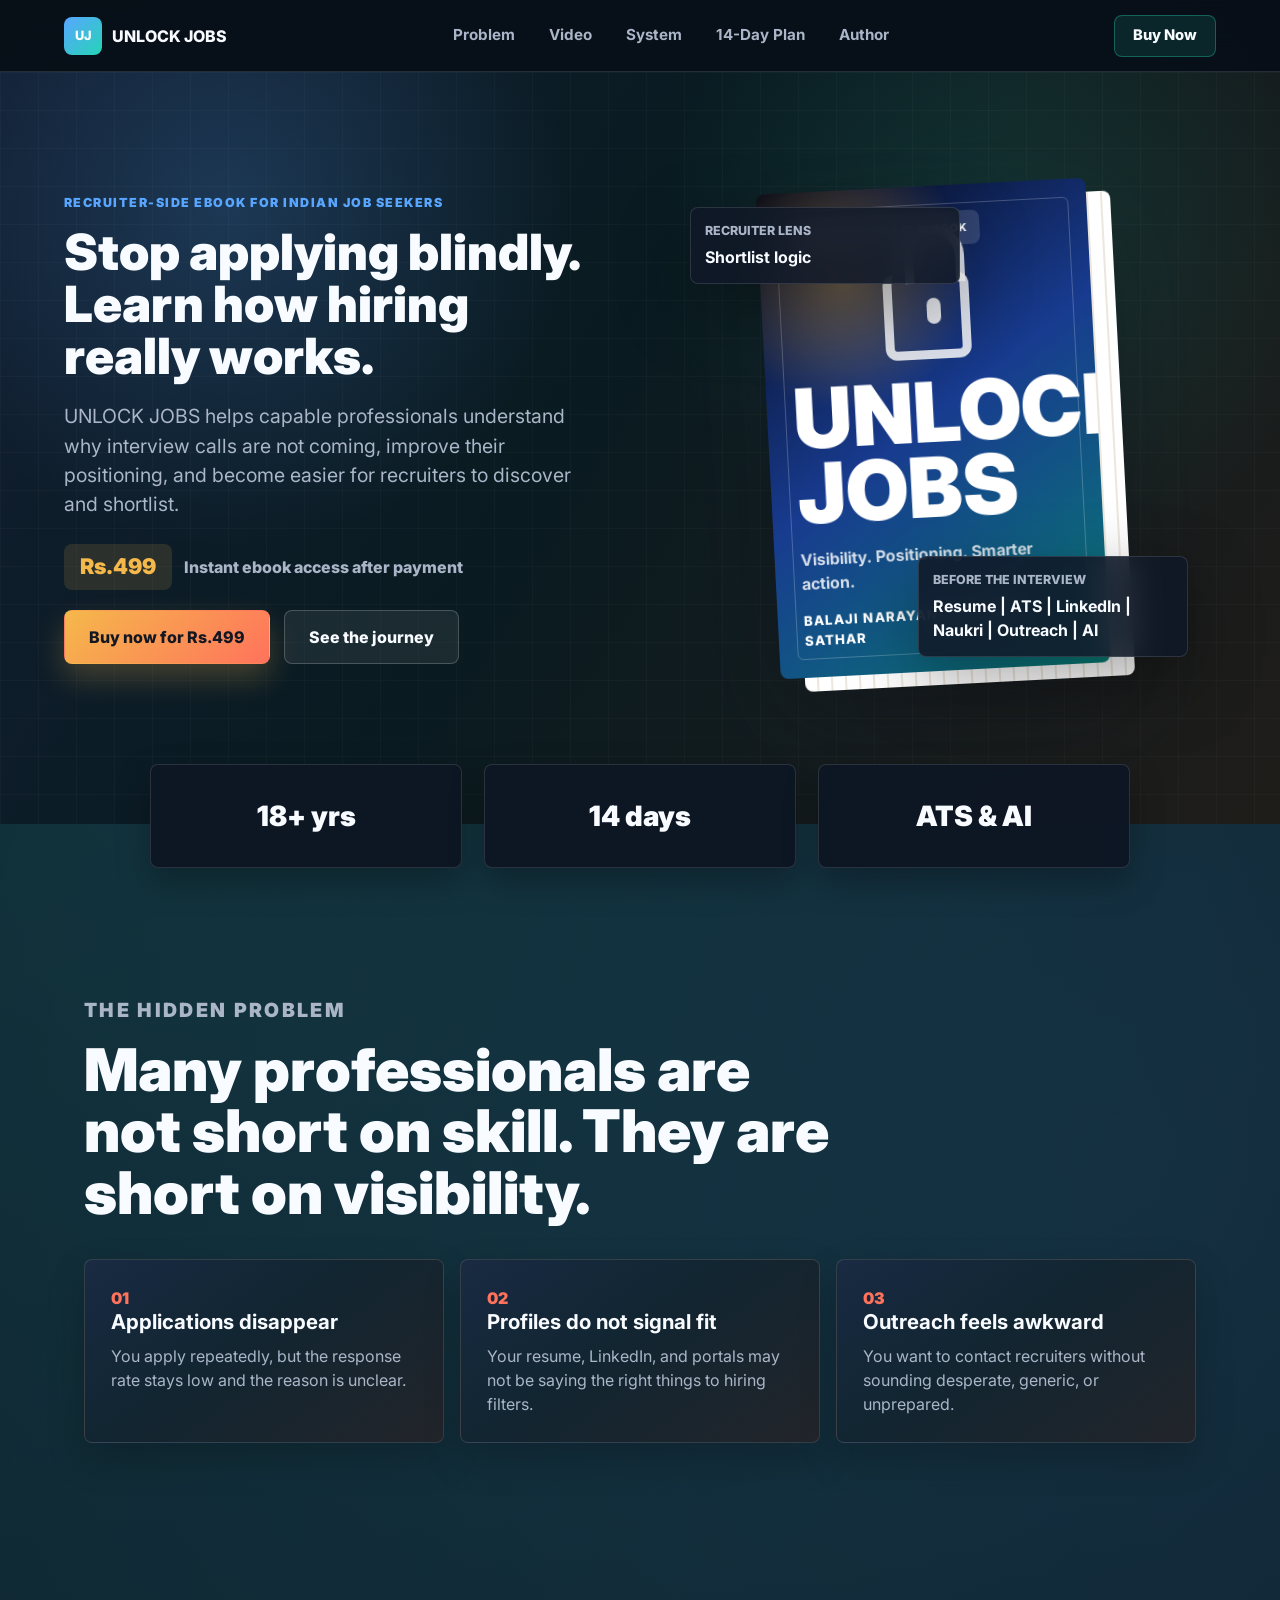
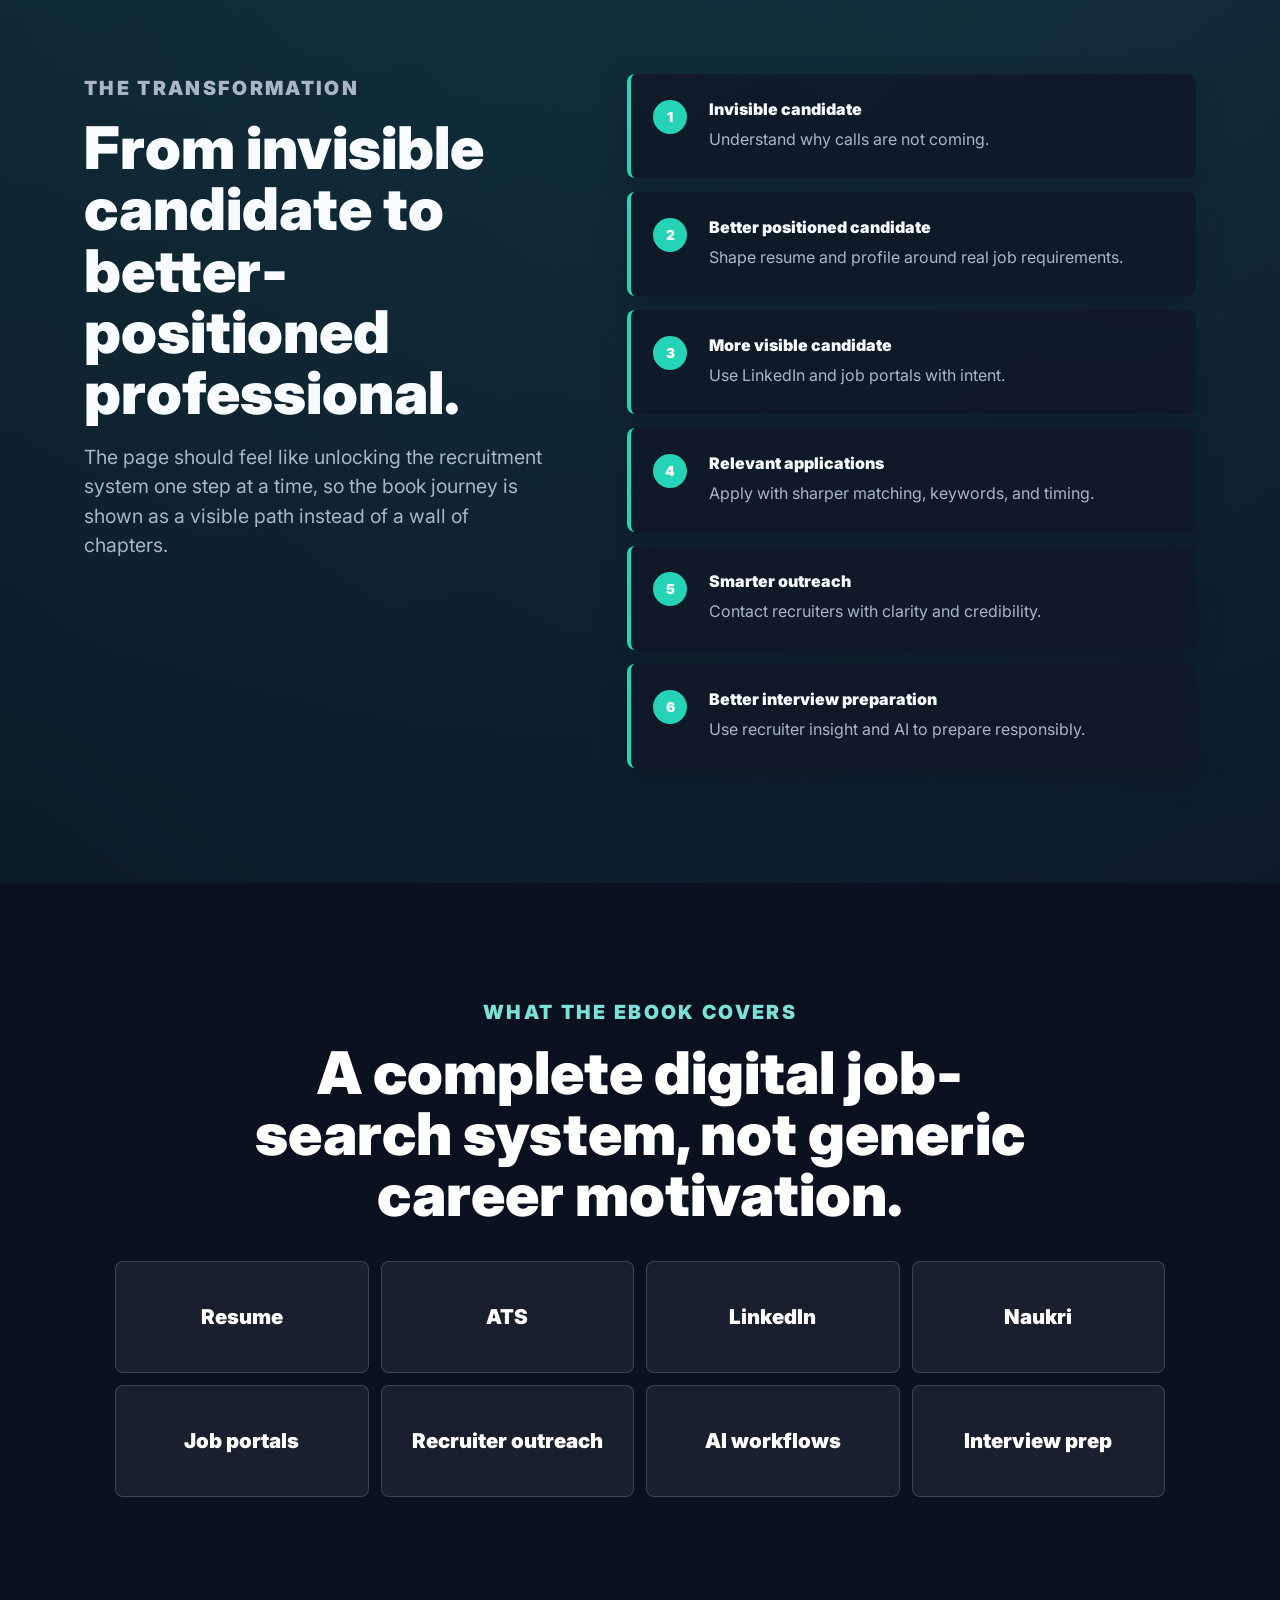
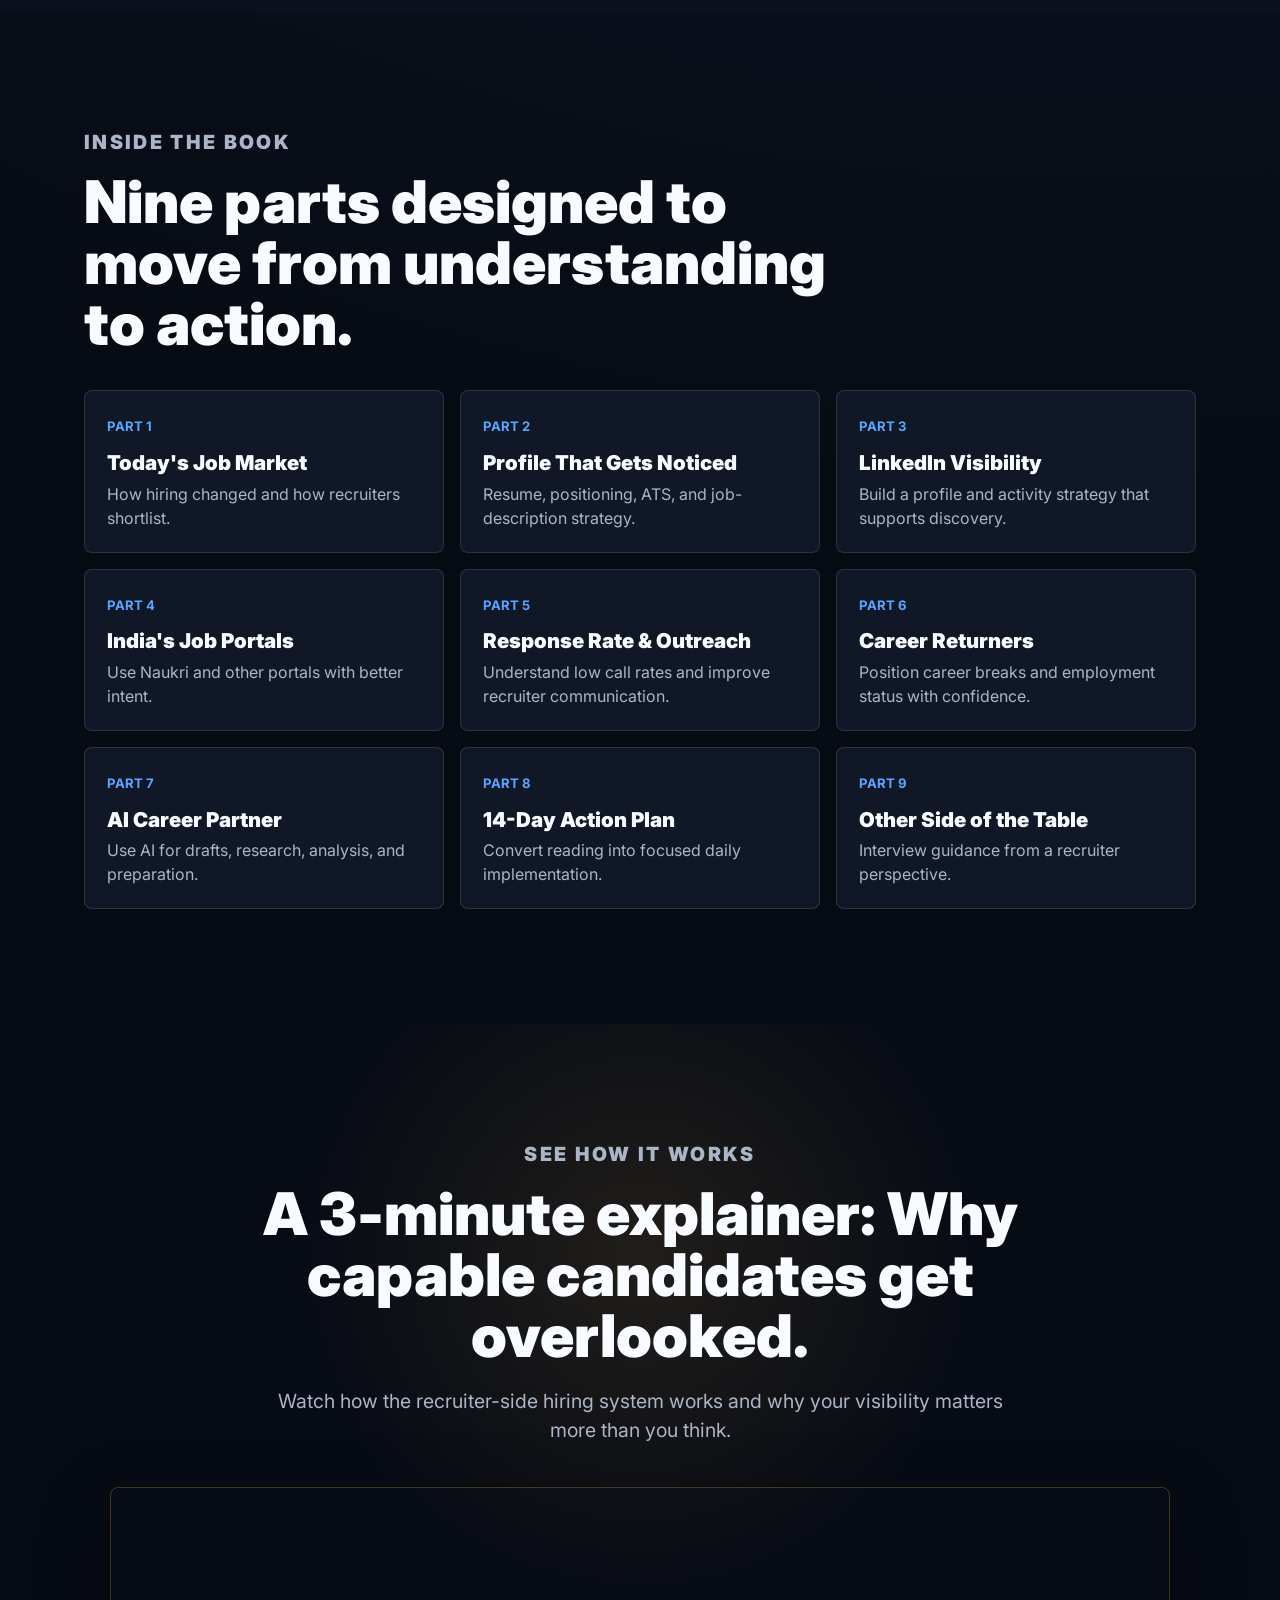
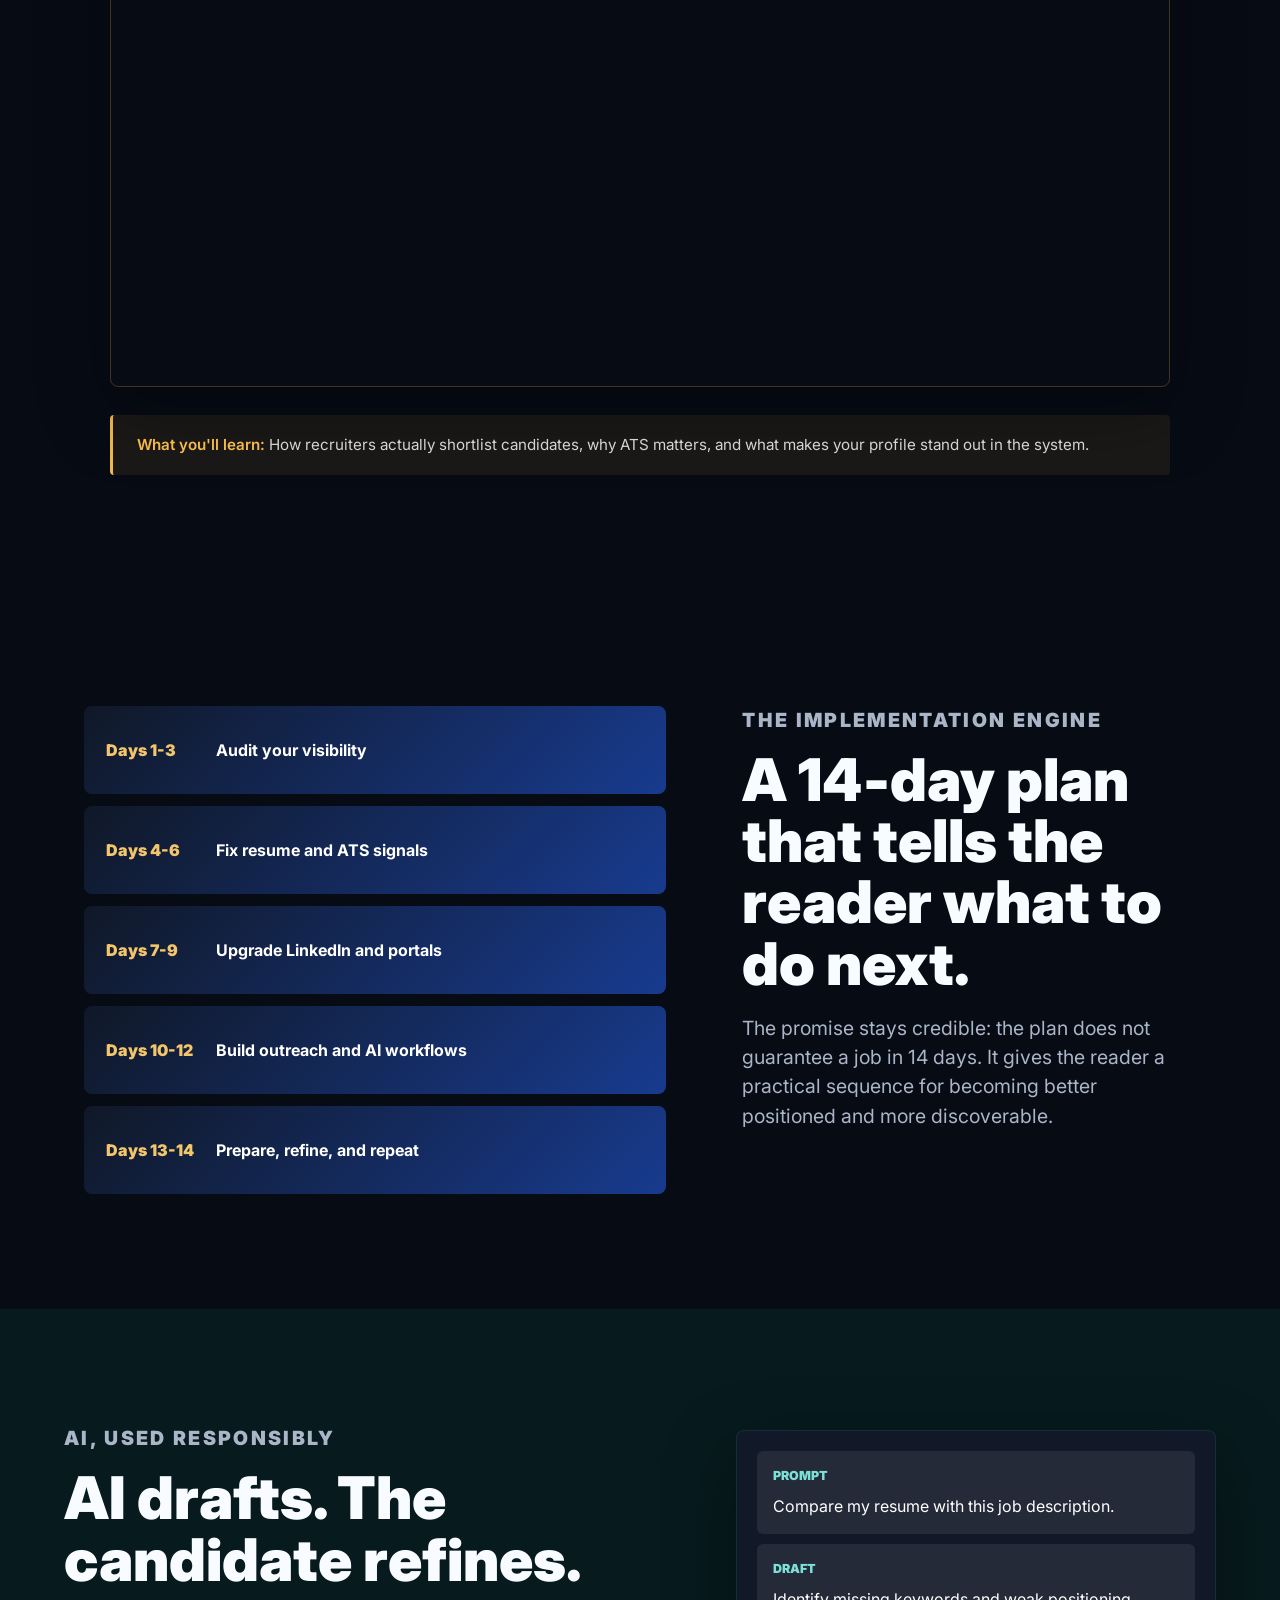
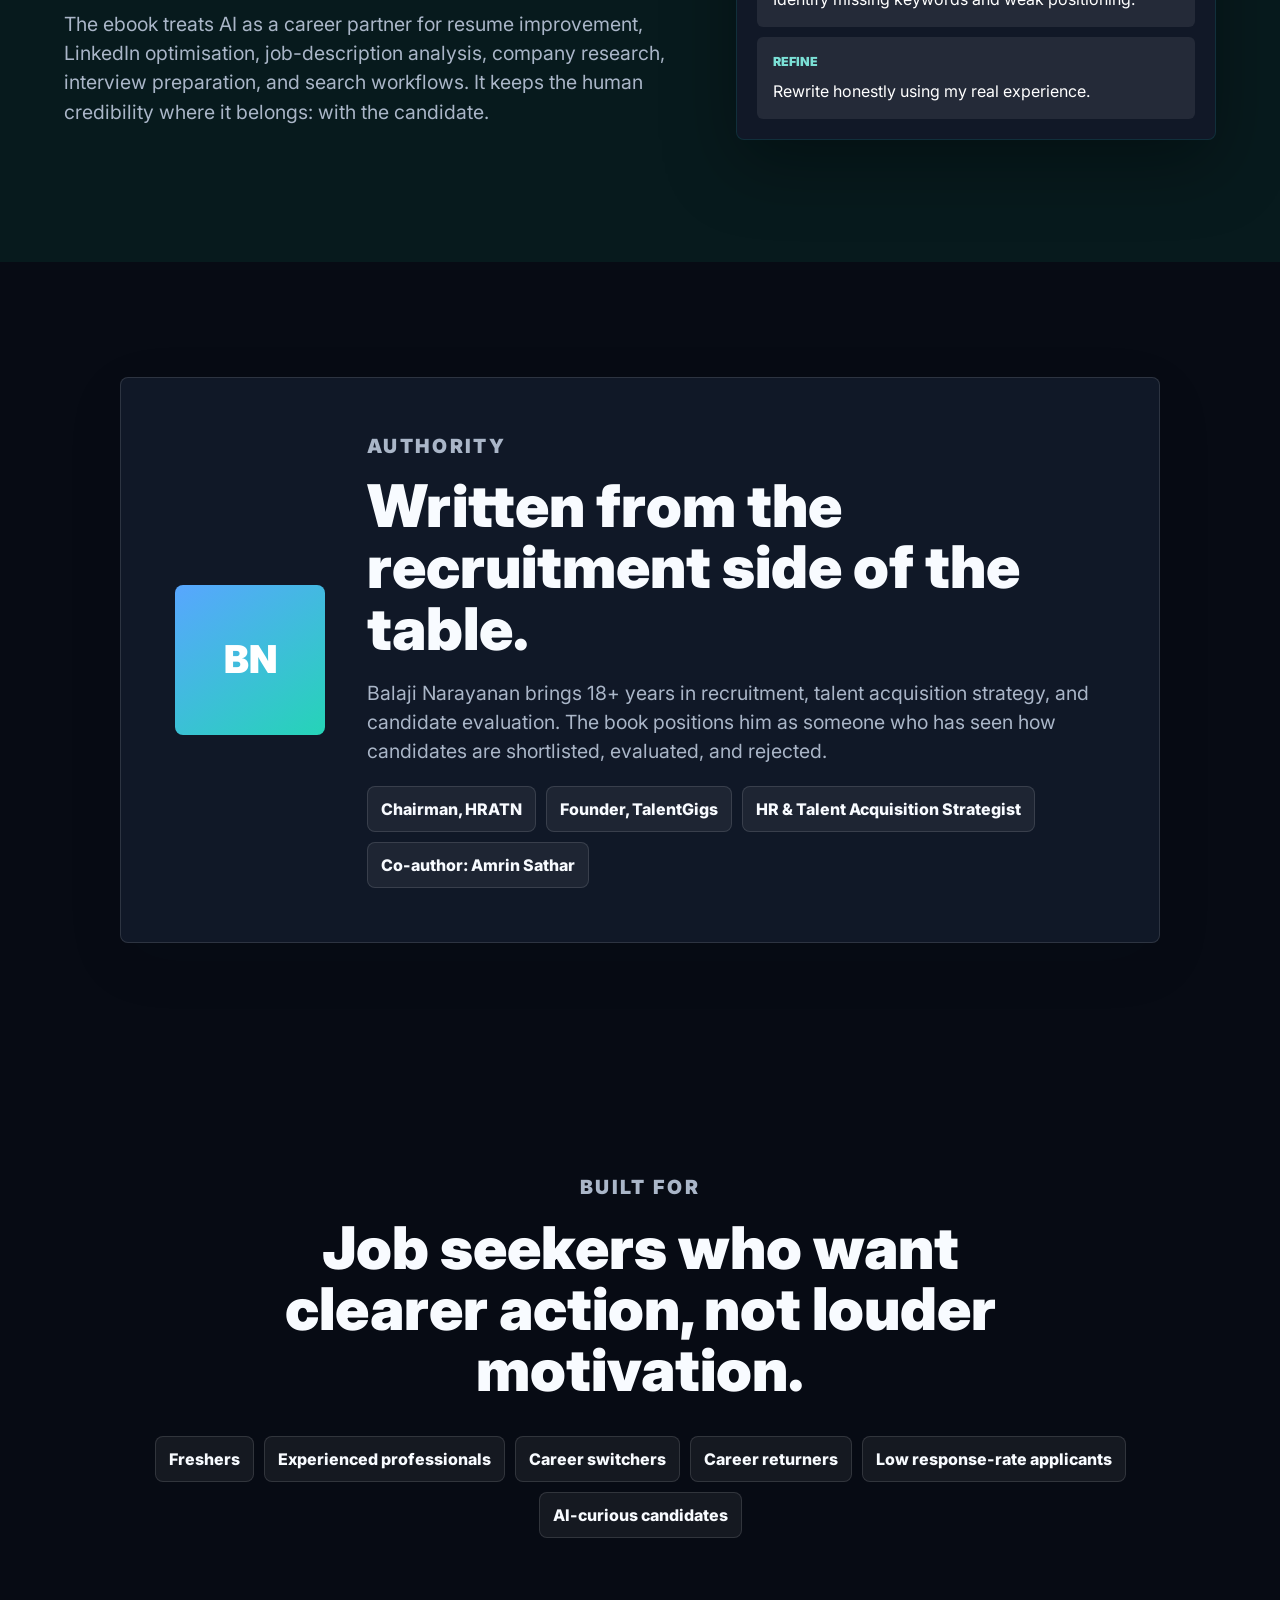
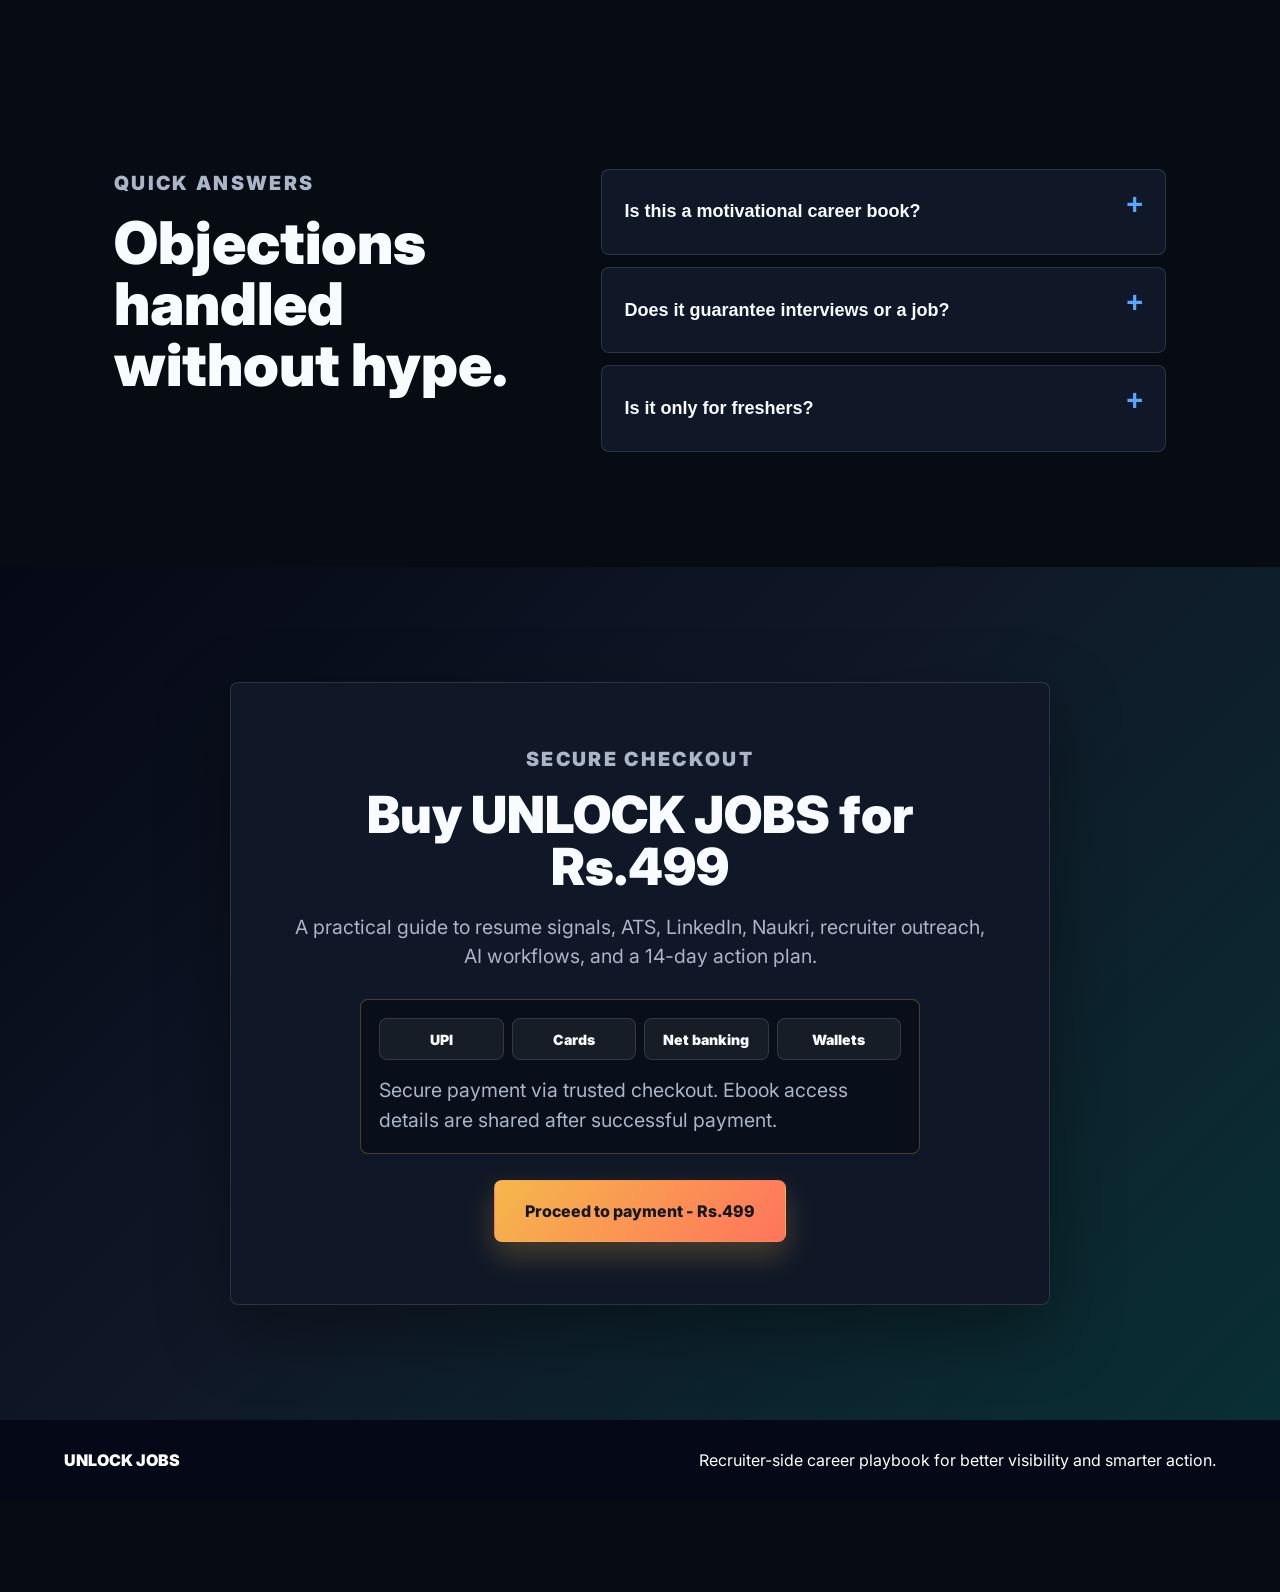
<file: index.html>
<!doctype html>
<html lang="en">
  <head>
    <meta charset="UTF-8" />
    <meta name="viewport" content="width=device-width, initial-scale=1.0" />
    <title>UNLOCK JOBS | Recruiter-Side Career Playbook</title>
    <meta
      name="description"
      content="UNLOCK JOBS is a practical recruiter-side ebook for Indian professionals who want to understand hiring, improve visibility, and create more interview opportunities."
    />
    <link rel="preconnect" href="https://fonts.googleapis.com" />
    <link rel="preconnect" href="https://fonts.gstatic.com" crossorigin />
    <link
      href="https://fonts.googleapis.com/css2?family=Inter:wght@400;500;600;700;800;900&display=swap"
      rel="stylesheet"
    />
    <link rel="stylesheet" href="styles.css" />
  </head>
  <body>
    <header class="site-header" aria-label="Primary navigation">
      <a class="brand" href="#top" aria-label="UNLOCK JOBS home">
        <span class="brand-mark">UJ</span>
        <span>UNLOCK JOBS</span>
      </a>
      <nav class="nav-links" aria-label="Page sections">
        <a href="#problem">Problem</a>
        <a href="#video">Video</a>
        <a href="#system">System</a>
        <a href="#plan">14-Day Plan</a>
        <a href="#author">Author</a>
      </nav>
      <a class="header-cta" href="#payment">Buy Now</a>
    </header>

    <main id="top">
      <section class="hero section-band">
        <div class="hero-copy">
          <p class="eyebrow">Recruiter-side ebook for Indian job seekers</p>
          <h1>Stop applying blindly. Learn how hiring really works.</h1>
          <p class="hero-lede">
            UNLOCK JOBS helps capable professionals understand why interview calls are not coming,
            improve their positioning, and become easier for recruiters to discover and shortlist.
          </p>
          <div class="offer-line" aria-label="Campaign offer">
            <span class="price">Rs.499</span>
            <span>Instant ebook access after payment</span>
          </div>
          <div class="hero-actions" aria-label="Primary actions">
            <a class="button primary" href="#payment">Buy now for Rs.499</a>
            <a class="button secondary" href="#journey">See the journey</a>
          </div>
        </div>

        <div class="hero-visual" aria-label="UNLOCK JOBS ebook visual">
          <div class="signal-panel panel-top">
            <span class="signal-label">Recruiter lens</span>
            <strong>Shortlist logic</strong>
          </div>
          <div class="book-wrap" aria-hidden="true">
            <div class="book-cover">
              <div class="cover-band">Recruiter-side playbook</div>
              <div class="lock-symbol">
                <span></span>
              </div>
              <h2>UNLOCK<br />JOBS</h2>
              <p>Visibility. Positioning. Smarter action.</p>
              <small>Balaji Narayanan | Amrin Sathar</small>
            </div>
            <div class="book-pages"></div>
          </div>
          <div class="signal-panel panel-bottom">
            <span class="signal-label">Before the interview</span>
            <strong>Resume | ATS | LinkedIn | Naukri | Outreach | AI</strong>
          </div>
        </div>
      </section>

      <dl class="trust-strip" aria-label="Product highlights">
        <div>
          <dt>18+ yrs</dt>
        </div>
        <div>
          <dt>14 days</dt>
        </div>
        <div>
          <dt>ATS &amp; AI</dt>
        </div>
      </dl>

      <section class="section compact" id="problem">
        <div class="section-heading">
          <p class="eyebrow">The hidden problem</p>
          <h2>Many professionals are not short on skill. They are short on visibility.</h2>
        </div>
        <div class="problem-grid">
          <article class="pain-card">
            <span>01</span>
            <h3>Applications disappear</h3>
            <p>You apply repeatedly, but the response rate stays low and the reason is unclear.</p>
          </article>
          <article class="pain-card">
            <span>02</span>
            <h3>Profiles do not signal fit</h3>
            <p>Your resume, LinkedIn, and portals may not be saying the right things to hiring filters.</p>
          </article>
          <article class="pain-card">
            <span>03</span>
            <h3>Outreach feels awkward</h3>
            <p>You want to contact recruiters without sounding desperate, generic, or unprepared.</p>
          </article>
        </div>
      </section>

      <section class="section split" id="journey">
        <div class="section-heading sticky-heading">
          <p class="eyebrow">The transformation</p>
          <h2>From invisible candidate to better-positioned professional.</h2>
          <p>
            The page should feel like unlocking the recruitment system one step at a time, so the
            book journey is shown as a visible path instead of a wall of chapters.
          </p>
        </div>
        <ol class="journey-list">
          <li><span>Invisible candidate</span><p>Understand why calls are not coming.</p></li>
          <li><span>Better positioned candidate</span><p>Shape resume and profile around real job requirements.</p></li>
          <li><span>More visible candidate</span><p>Use LinkedIn and job portals with intent.</p></li>
          <li><span>Relevant applications</span><p>Apply with sharper matching, keywords, and timing.</p></li>
          <li><span>Smarter outreach</span><p>Contact recruiters with clarity and credibility.</p></li>
          <li><span>Better interview preparation</span><p>Use recruiter insight and AI to prepare responsibly.</p></li>
        </ol>
      </section>

      <section class="section system-band" id="system">
        <div class="section-heading center">
          <p class="eyebrow">What the ebook covers</p>
          <h2>A complete digital job-search system, not generic career motivation.</h2>
        </div>
        <div class="system-map" aria-label="Job search system topics">
          <div>Resume</div>
          <div>ATS</div>
          <div>LinkedIn</div>
          <div>Naukri</div>
          <div>Job portals</div>
          <div>Recruiter outreach</div>
          <div>AI workflows</div>
          <div>Interview prep</div>
        </div>
      </section>

      <section class="section compact" id="inside">
        <div class="section-heading">
          <p class="eyebrow">Inside the book</p>
          <h2>Nine parts designed to move from understanding to action.</h2>
        </div>
        <div class="contents-grid">
          <article><b>Part 1</b><span>Today's Job Market</span><p>How hiring changed and how recruiters shortlist.</p></article>
          <article><b>Part 2</b><span>Profile That Gets Noticed</span><p>Resume, positioning, ATS, and job-description strategy.</p></article>
          <article><b>Part 3</b><span>LinkedIn Visibility</span><p>Build a profile and activity strategy that supports discovery.</p></article>
          <article><b>Part 4</b><span>India's Job Portals</span><p>Use Naukri and other portals with better intent.</p></article>
          <article><b>Part 5</b><span>Response Rate &amp; Outreach</span><p>Understand low call rates and improve recruiter communication.</p></article>
          <article><b>Part 6</b><span>Career Returners</span><p>Position career breaks and employment status with confidence.</p></article>
          <article><b>Part 7</b><span>AI Career Partner</span><p>Use AI for drafts, research, analysis, and preparation.</p></article>
          <article><b>Part 8</b><span>14-Day Action Plan</span><p>Convert reading into focused daily implementation.</p></article>
          <article><b>Part 9</b><span>Other Side of the Table</span><p>Interview guidance from a recruiter perspective.</p></article>
        </div>
      </section>

      <section class="section video-section" id="video">
        <div class="section-heading center">
          <p class="eyebrow">See how it works</p>
          <h2>A 3-minute explainer: Why capable candidates get overlooked.</h2>
          <p>
            Watch how the recruiter-side hiring system works and why your visibility matters more than you think.
          </p>
        </div>
        <div class="video-container">
          <iframe
            width="100%"
            height="500"
            src="https://www.youtube.com/embed/dQw4w9WgXcQ"
            title="UNLOCK JOBS - How Recruiter Shortlisting Works"
            frameborder="0"
            allow="accelerometer; autoplay; clipboard-write; encrypted-media; gyroscope; picture-in-picture"
            allowfullscreen>
          </iframe>
          <div class="video-caption">
            <strong>What you'll learn:</strong> How recruiters actually shortlist candidates, why ATS matters, and what makes your profile stand out in the system.
          </div>
        </div>
      </section>

      <section class="section split reverse" id="plan">
        <div class="roadmap">
          <div class="roadmap-item"><span>Days 1-3</span><strong>Audit your visibility</strong></div>
          <div class="roadmap-item"><span>Days 4-6</span><strong>Fix resume and ATS signals</strong></div>
          <div class="roadmap-item"><span>Days 7-9</span><strong>Upgrade LinkedIn and portals</strong></div>
          <div class="roadmap-item"><span>Days 10-12</span><strong>Build outreach and AI workflows</strong></div>
          <div class="roadmap-item"><span>Days 13-14</span><strong>Prepare, refine, and repeat</strong></div>
        </div>
        <div class="section-heading sticky-heading">
          <p class="eyebrow">The implementation engine</p>
          <h2>A 14-day plan that tells the reader what to do next.</h2>
          <p>
            The promise stays credible: the plan does not guarantee a job in 14 days. It gives the
            reader a practical sequence for becoming better positioned and more discoverable.
          </p>
        </div>
      </section>

      <section class="section ai-band">
        <div class="ai-copy">
          <p class="eyebrow">AI, used responsibly</p>
          <h2>AI drafts. The candidate refines.</h2>
          <p>
            The ebook treats AI as a career partner for resume improvement, LinkedIn optimisation,
            job-description analysis, company research, interview preparation, and search workflows.
            It keeps the human credibility where it belongs: with the candidate.
          </p>
        </div>
        <div class="ai-console" aria-label="AI workflow example">
          <div class="console-row"><span>Prompt</span><p>Compare my resume with this job description.</p></div>
          <div class="console-row"><span>Draft</span><p>Identify missing keywords and weak positioning.</p></div>
          <div class="console-row"><span>Refine</span><p>Rewrite honestly using my real experience.</p></div>
        </div>
      </section>

      <section class="section author-section" id="author">
        <div class="author-card">
          <div class="author-avatar" aria-hidden="true">BN</div>
          <div>
            <p class="eyebrow">Authority</p>
            <h2>Written from the recruitment side of the table.</h2>
            <p>
              Balaji Narayanan brings 18+ years in recruitment, talent acquisition strategy, and
              candidate evaluation. The book positions him as someone who has seen how candidates
              are shortlisted, evaluated, and rejected.
            </p>
            <div class="credentials">
              <span>Chairman, HRATN</span>
              <span>Founder, TalentGigs</span>
              <span>HR &amp; Talent Acquisition Strategist</span>
              <span>Co-author: Amrin Sathar</span>
            </div>
          </div>
        </div>
      </section>

      <section class="section compact">
        <div class="section-heading center">
          <p class="eyebrow">Built for</p>
          <h2>Job seekers who want clearer action, not louder motivation.</h2>
        </div>
        <div class="audience-grid">
          <span>Freshers</span>
          <span>Experienced professionals</span>
          <span>Career switchers</span>
          <span>Career returners</span>
          <span>Low response-rate applicants</span>
          <span>AI-curious candidates</span>
        </div>
      </section>

      <section class="section faq-section">
        <div class="section-heading">
          <p class="eyebrow">Quick answers</p>
          <h2>Objections handled without hype.</h2>
        </div>
        <div class="faq-list">
          <button class="faq-item" type="button" aria-expanded="false">
            <span>Is this a motivational career book?</span>
            <p>No. It is positioned as a practical, recruiter-informed playbook for the stage before the interview.</p>
          </button>
          <button class="faq-item" type="button" aria-expanded="false">
            <span>Does it guarantee interviews or a job?</span>
            <p>No. It helps readers improve positioning, visibility, and job-search behavior without exaggerated claims.</p>
          </button>
          <button class="faq-item" type="button" aria-expanded="false">
            <span>Is it only for freshers?</span>
            <p>No. It is relevant for freshers, experienced professionals, career switchers, and people returning after a break.</p>
          </button>
        </div>
      </section>

      <section class="section buy-section" id="buy">
        <div class="buy-panel">
          <p class="eyebrow">Secure checkout</p>
          <h2>Buy UNLOCK JOBS for Rs.499</h2>
          <p>
            A practical guide to resume signals, ATS, LinkedIn, Naukri, recruiter outreach, AI
            workflows, and a 14-day action plan.
          </p>
          <div class="payment-box" id="payment" aria-label="Payment gateway options">
            <div class="payment-methods">
              <span>UPI</span>
              <span>Cards</span>
              <span>Net banking</span>
              <span>Wallets</span>
            </div>
            <p class="payment-note">
              Secure payment via trusted checkout. Ebook access details are shared after successful payment.
            </p>
          </div>
          <a class="button primary large" href="#payment">Proceed to payment - Rs.499</a>
        </div>
      </section>
    </main>

    <footer class="site-footer">
      <span>UNLOCK JOBS</span>
      <span>Recruiter-side career playbook for better visibility and smarter action.</span>
    </footer>

    <aside class="sticky-offer" aria-label="Sticky purchase offer">
      <div>
        <span>UNLOCK JOBS ebook</span>
        <strong>Rs.499</strong>
      </div>
      <a class="button primary" href="#payment">Buy now</a>
    </aside>

    <script src="script.js"></script>
  </body>
</html>
</file>
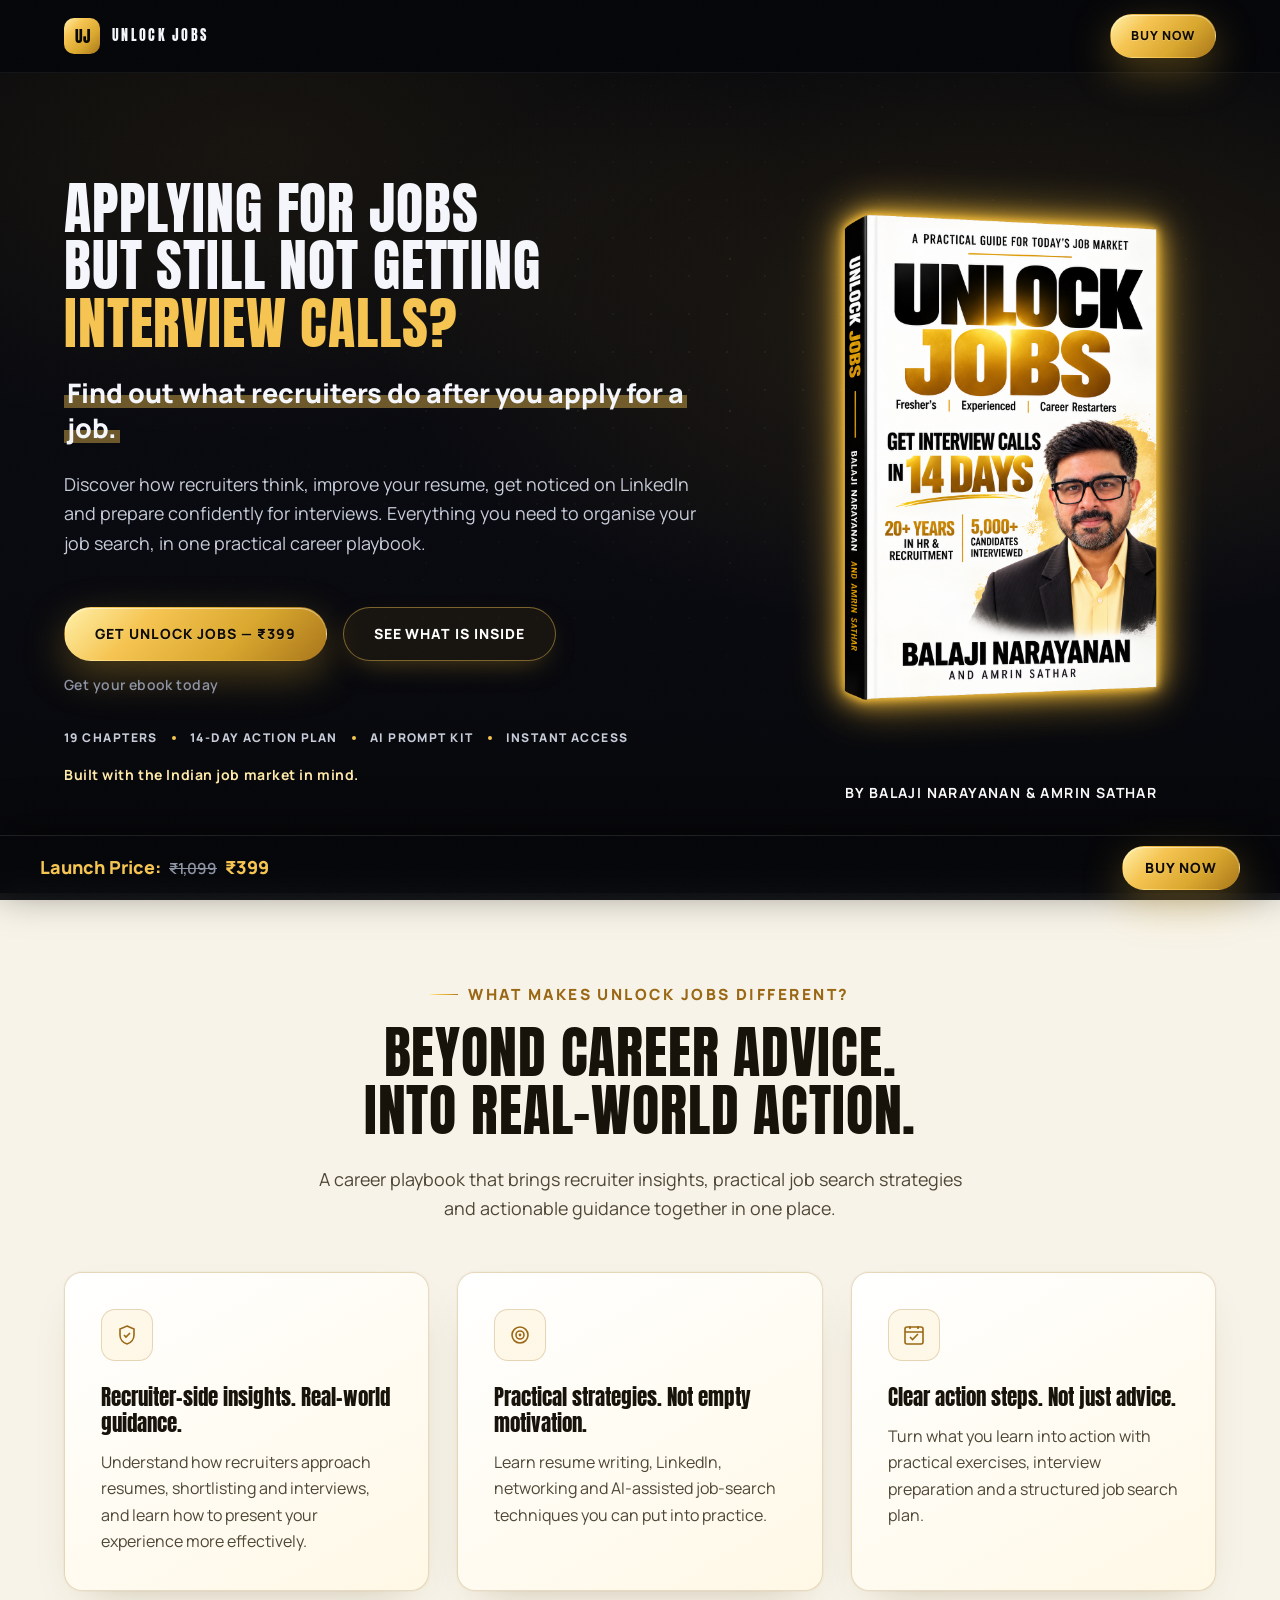
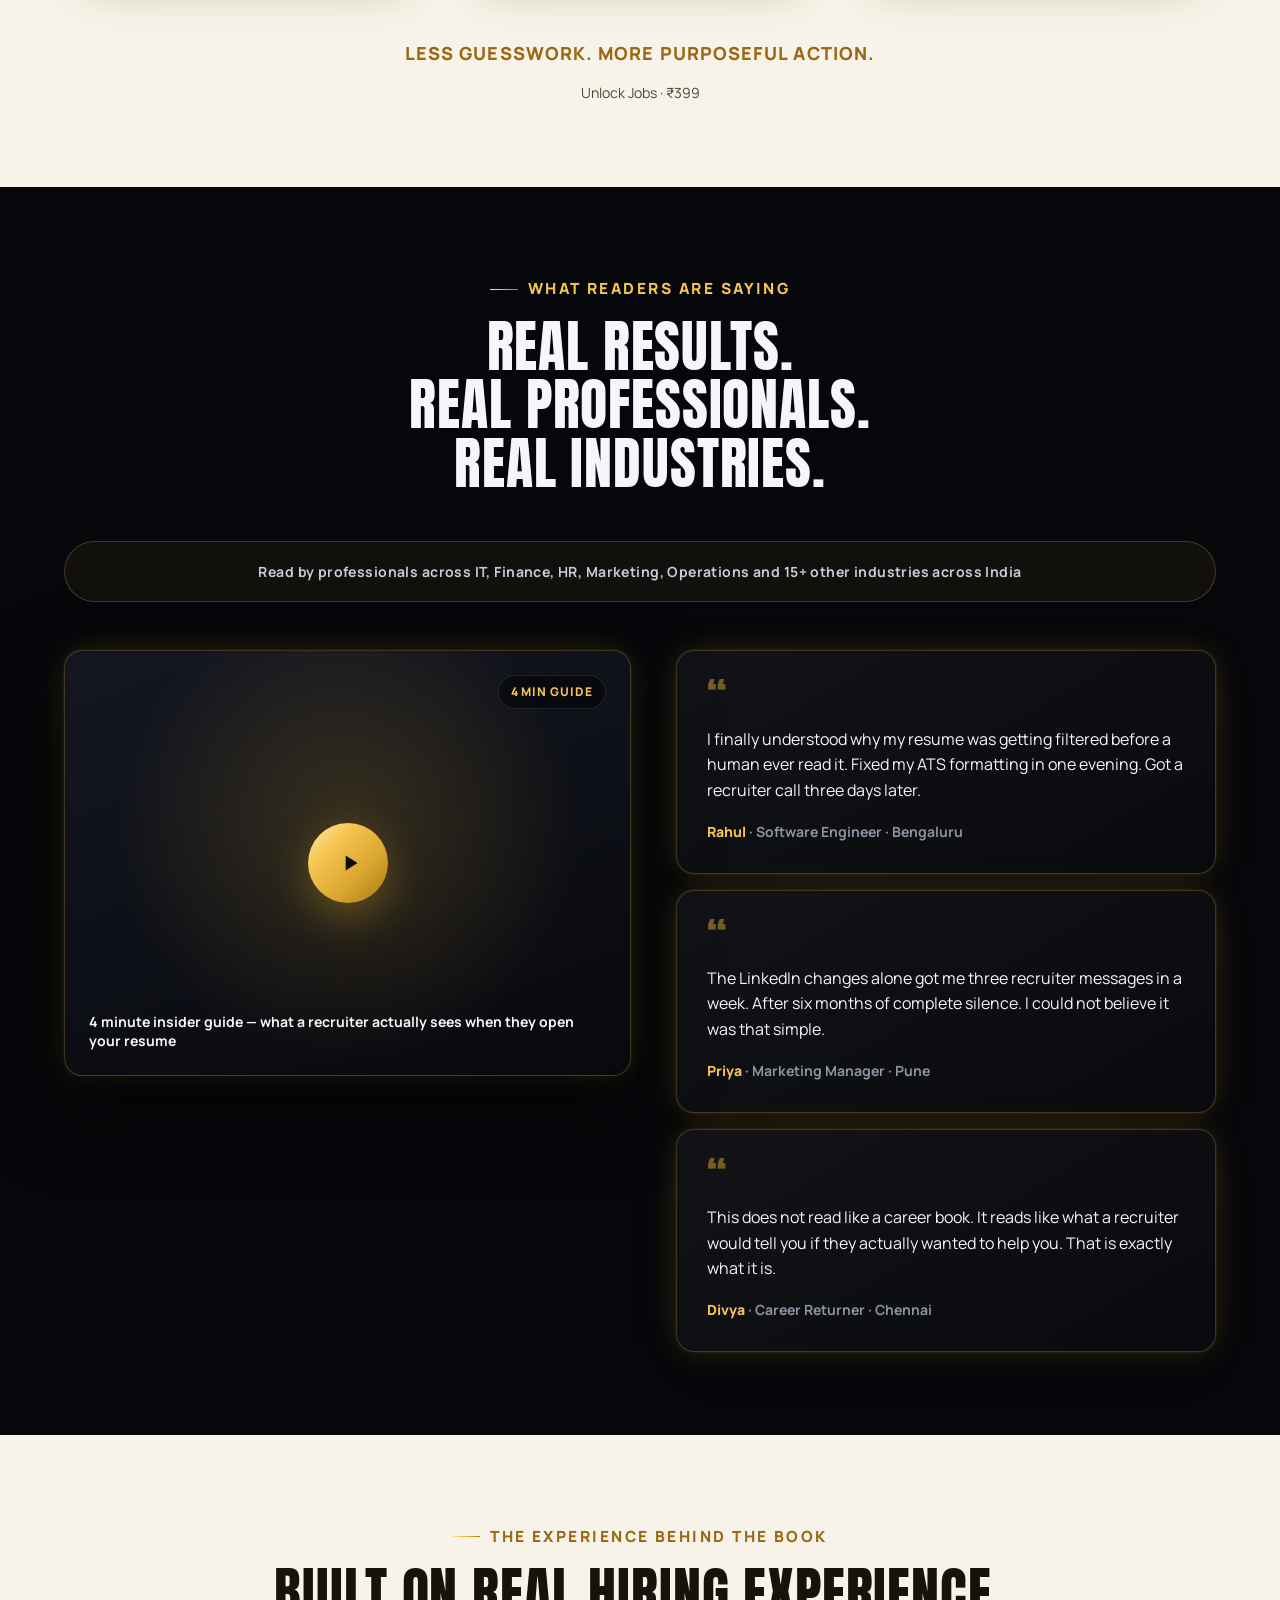
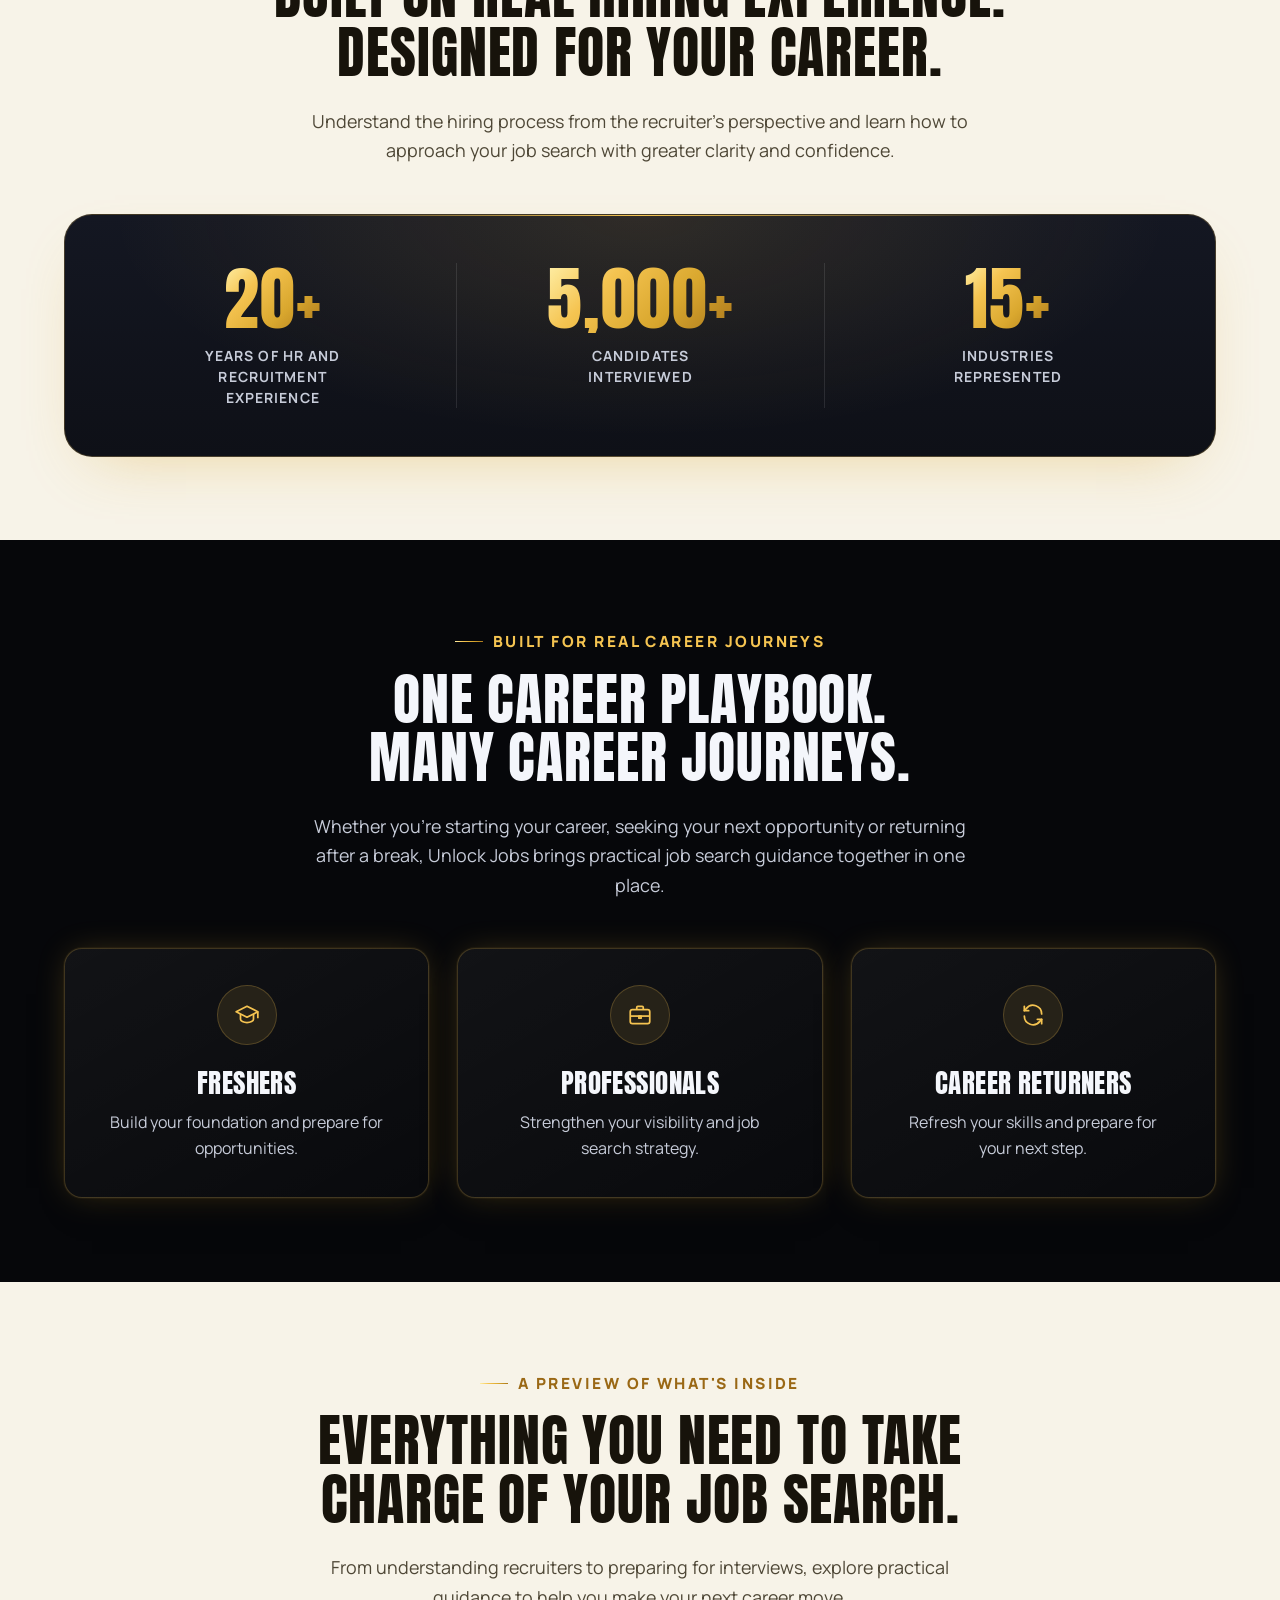
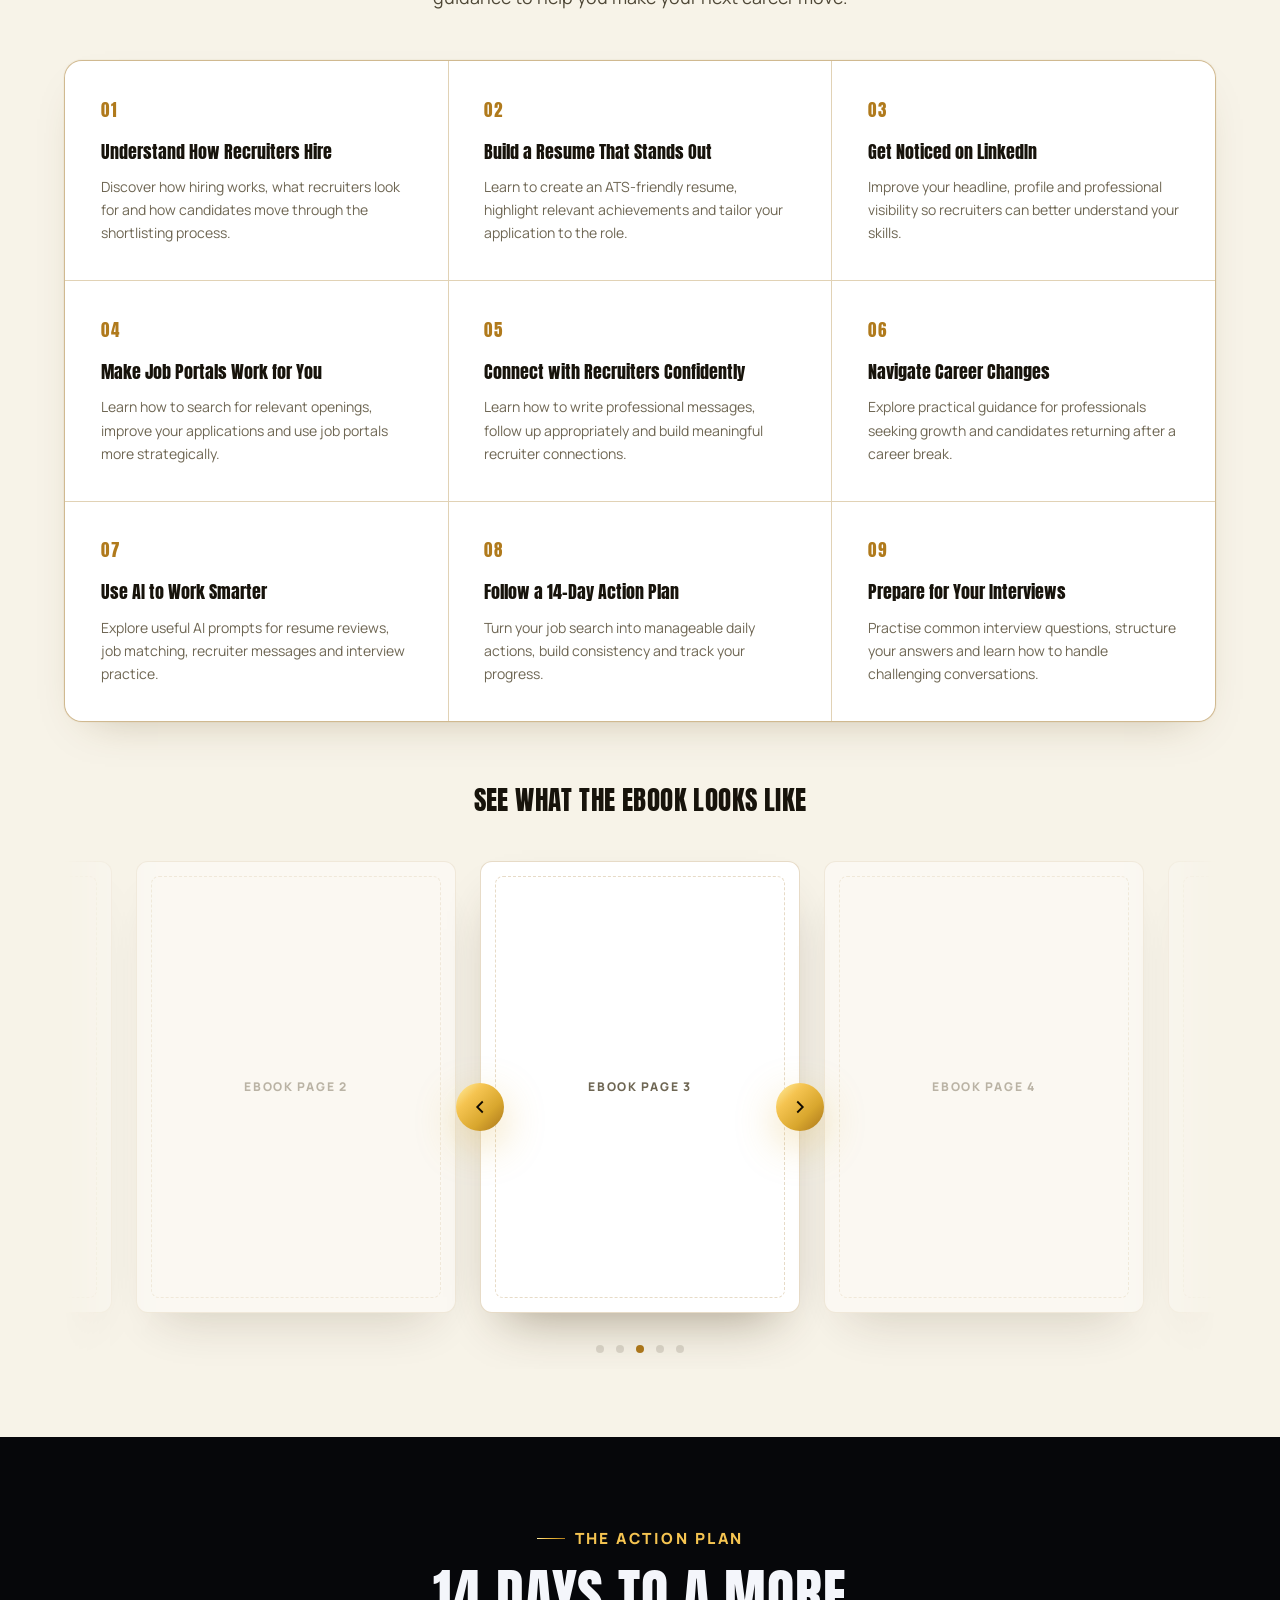
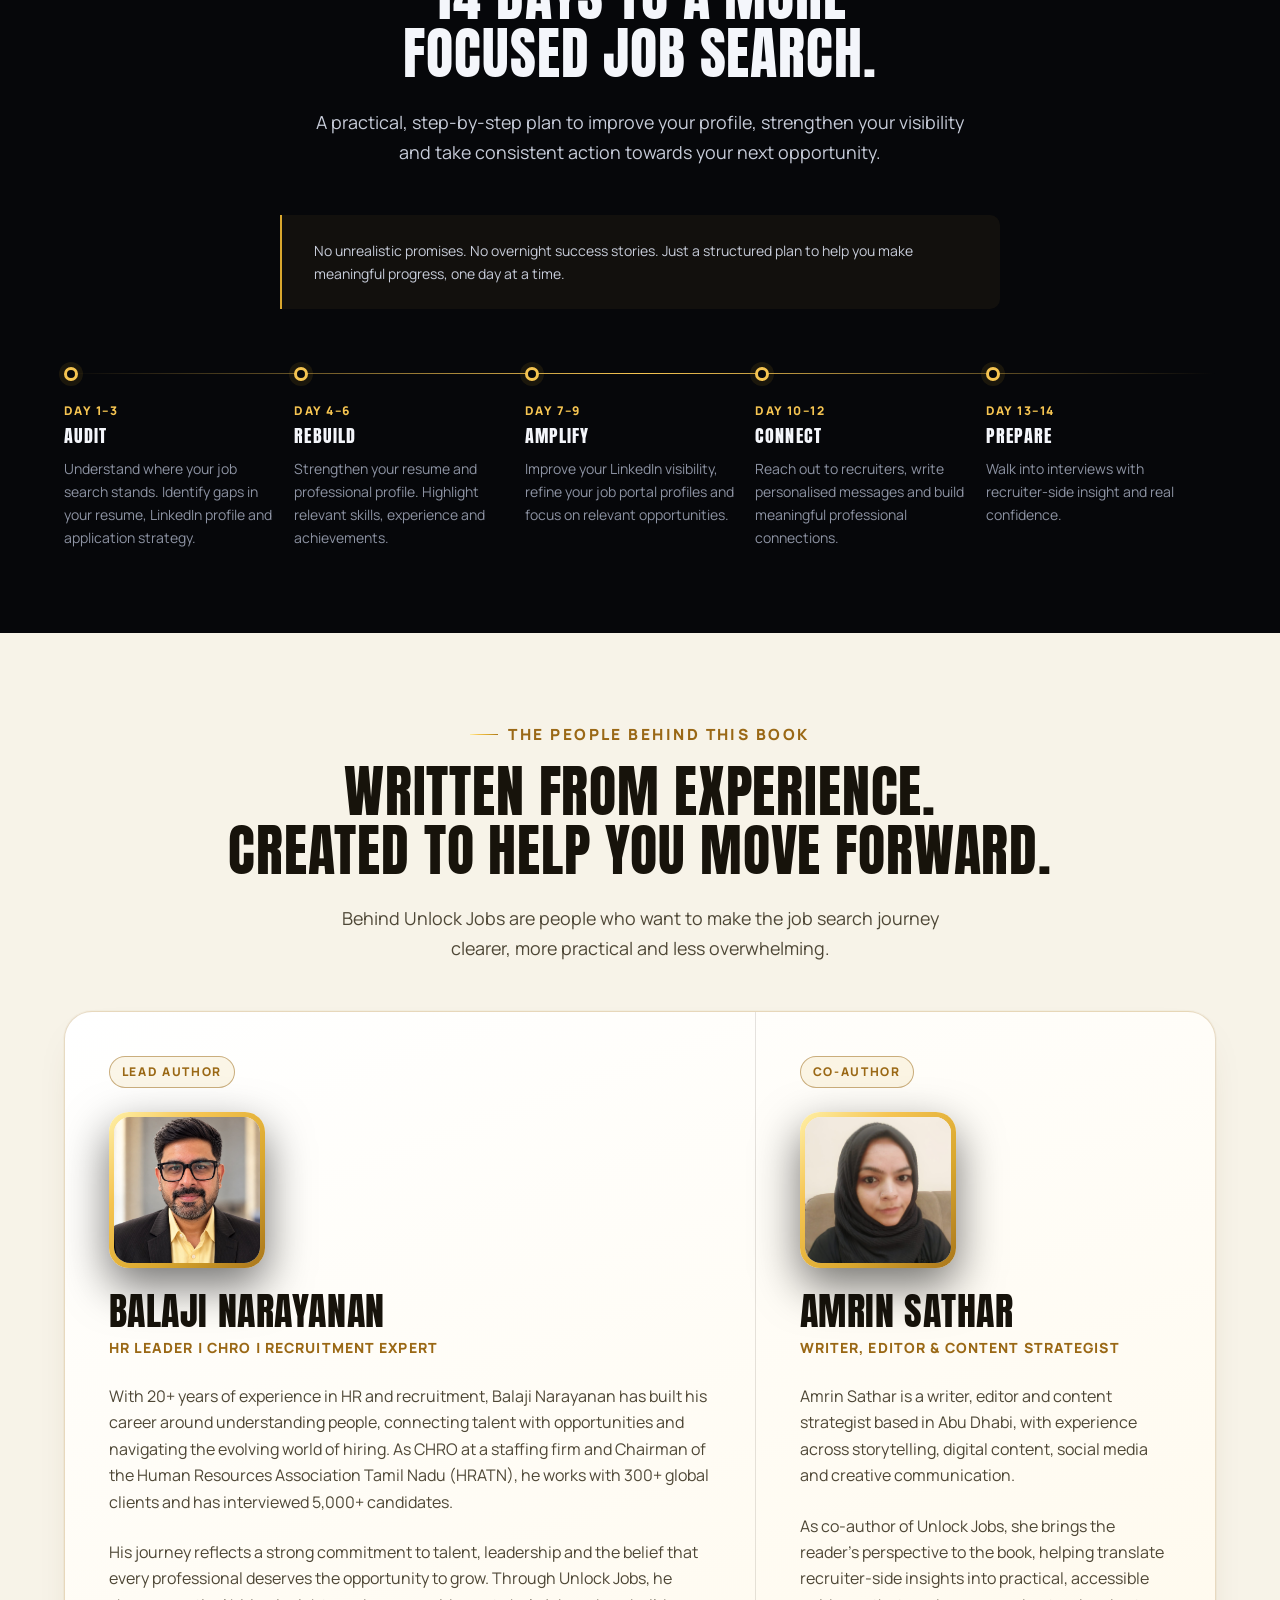
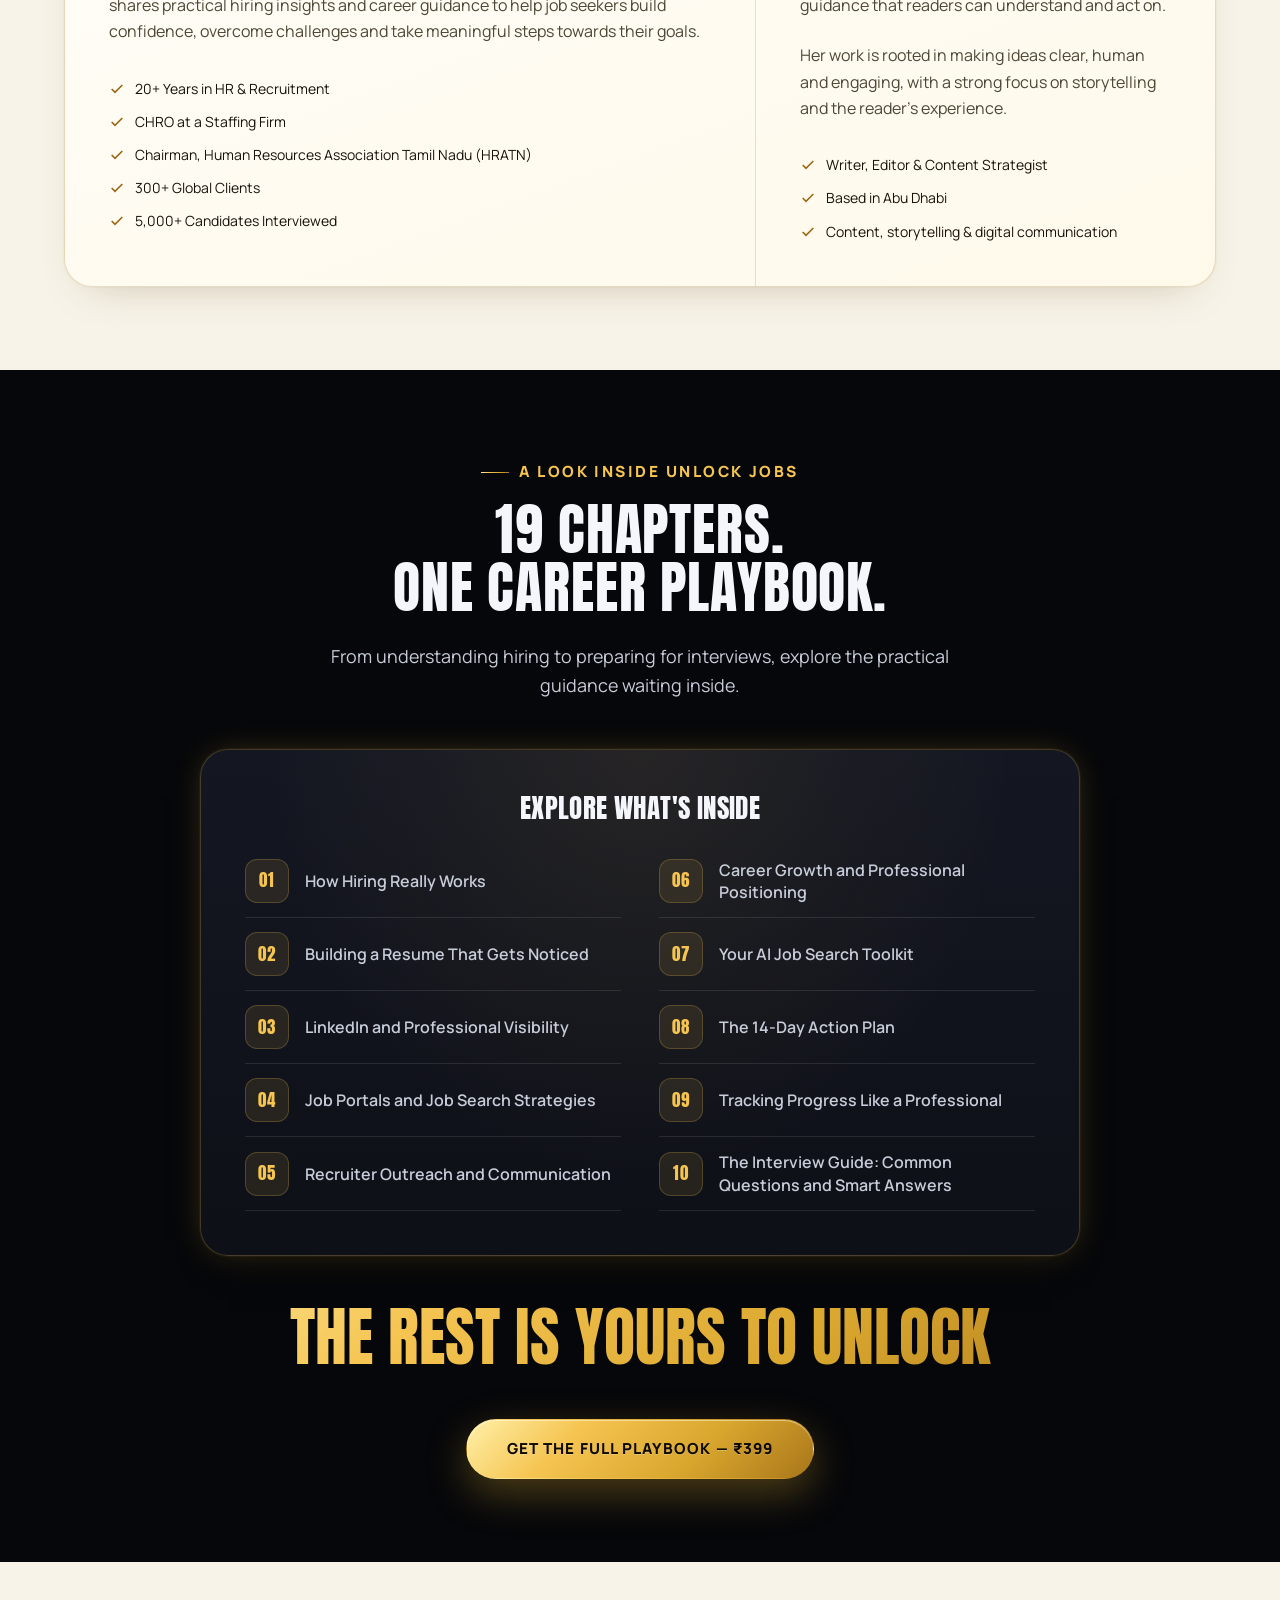
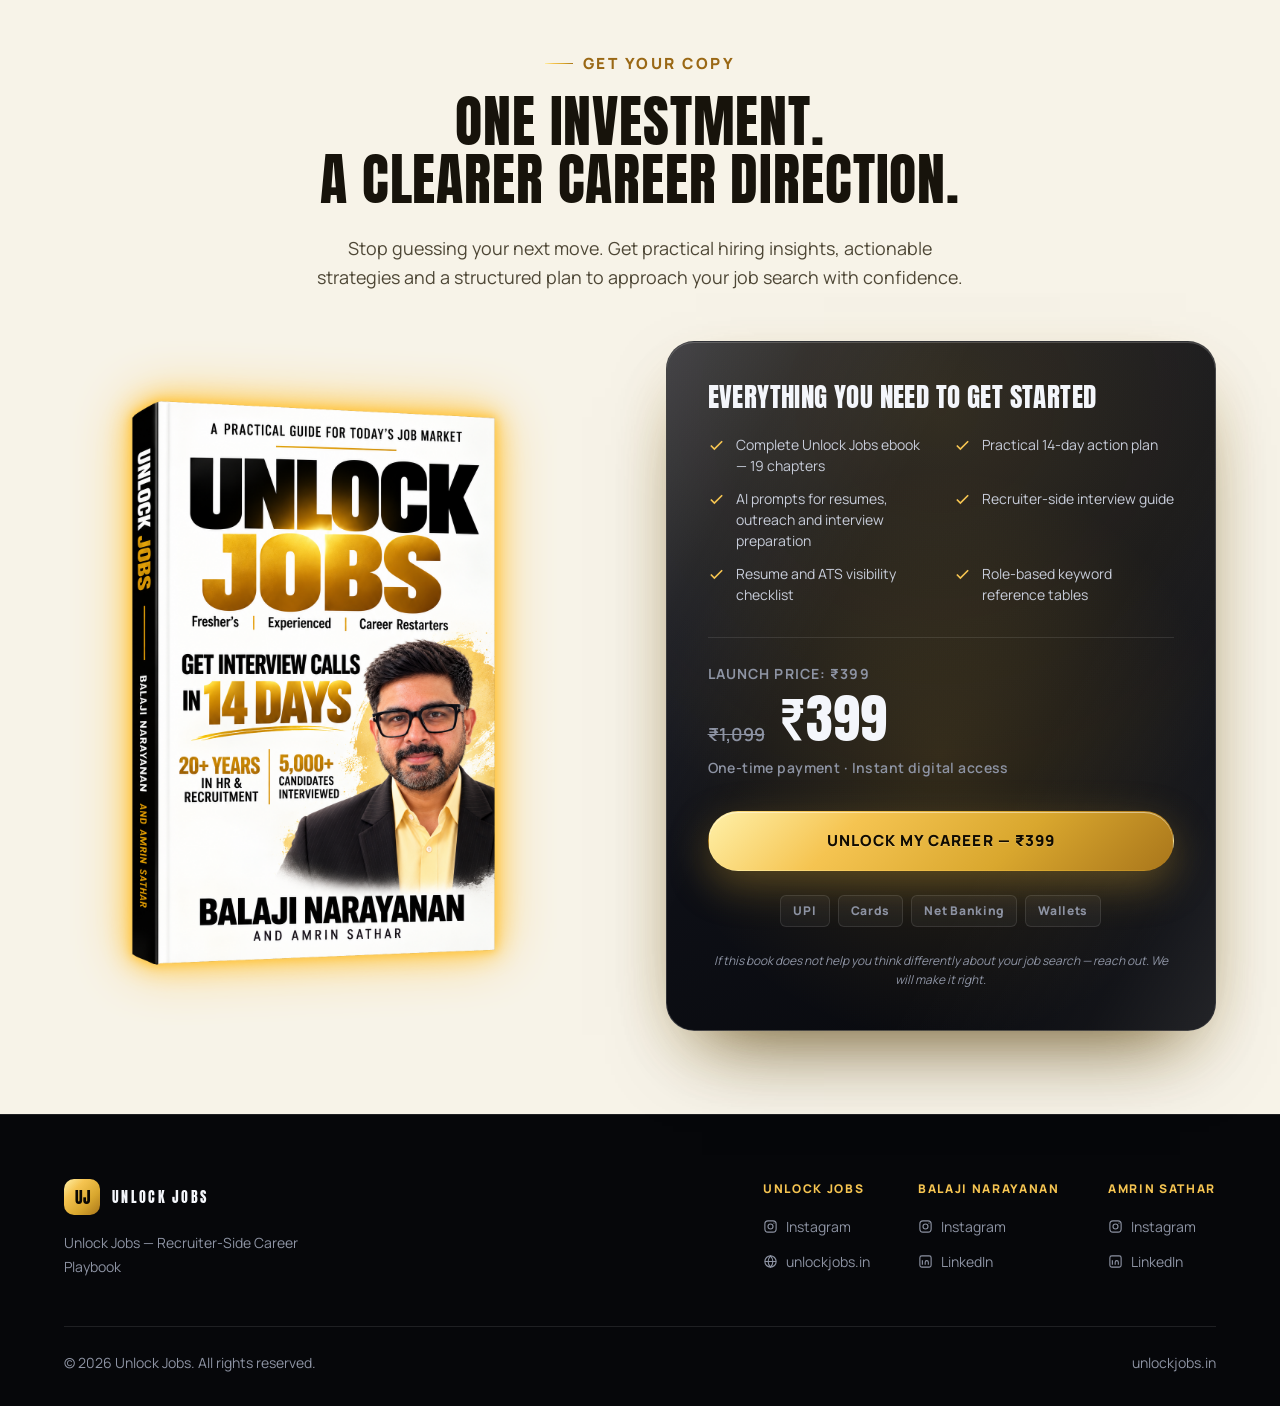
<file: index-new.html>
<!doctype html>
<html lang="en">
<head>
  <meta charset="UTF-8" />
  <meta name="viewport" content="width=device-width, initial-scale=1.0" />
  <title>Unlock Jobs — A Recruiter-Side Career Playbook</title>
  <meta
    name="description"
    content="Most recruiters decide in 6 seconds. Unlock Jobs is a recruiter-side career playbook for Indian professionals — 19 chapters, a 14-day action plan and an AI prompt kit that make you findable, shortlisted and called."
  />
  <link rel="preconnect" href="https://fonts.googleapis.com" />
  <link rel="preconnect" href="https://fonts.gstatic.com" crossorigin />
  <link rel="stylesheet" href="https://cdn.jsdelivr.net/npm/swiper@11/swiper-bundle.min.css" />
  <link rel="stylesheet" href="unlock-jobs-style.css" />
</head>
<body id="top">

  <header class="site-header">
    <div class="container site-header__inner">
      <a class="brand" href="#top">
        <span class="brand__mark">UJ</span>
        <span class="brand__name">UNLOCK JOBS</span>
      </a>
      <a href="#checkout" class="btn btn--primary btn--sm">Buy Now</a>
    </div>
  </header>

  <!-- ============ 1. HERO ============ -->
  <section class="hero">
    <div class="hero__bg" aria-hidden="true"></div>

    <div class="container">
      <div class="hero__grid">
        <div class="hero__content">
          <h1 class="hero__headline reveal">
            Applying for jobs<br />
            <span class="nowrap">but still not getting</span><br />
            <span class="line-2">interview calls?</span>
          </h1>

          <p class="hero__subhead reveal"><mark>Find out what recruiters do after you apply for a job.</mark></p>

          <p class="lead hero__lead reveal">
            Discover how recruiters think, improve your resume, get noticed on LinkedIn and prepare
            confidently for interviews. Everything you need to organise your job search, in one
            practical career playbook.
          </p>

          <div class="cta-group reveal">
            <a href="#checkout" class="btn btn--primary">Get Unlock Jobs — ₹399</a>
            <a href="#inside" class="btn btn--secondary">See What Is Inside</a>
          </div>
          <p class="cta-note hero__cta-note reveal">Get your ebook today</p>

          <ul class="trust-strip reveal">
            <li>19 Chapters</li>
            <li>14-Day Action Plan</li>
            <li>AI Prompt Kit</li>
            <li>Instant Access</li>
          </ul>
          <p class="hero__market reveal">Built with the Indian job market in mind.</p>
        </div>

        <div class="hero__book reveal">
          <figure class="book-figure">
            <span class="book-shot">
              <img
                class="book-photo"
                src="books-cover.png"
                alt="Unlock Jobs — Get Interview Calls in 14 Days, by Balaji Narayanan with Amrin Sathar"
              />
            </span>
            <figcaption class="book-byline">By Balaji Narayanan &amp; Amrin Sathar</figcaption>
          </figure>
        </div>
      </div>
    </div>
  </section>

  <!-- ============ 2. WHY IT WORKS ============ -->
  <section class="section section--light" id="why">
    <div class="container">
      <div class="section-head center reveal">
        <p class="eyebrow">What makes Unlock Jobs different?</p>
        <h2>Beyond career advice.<br />Into real-world action.</h2>
        <p class="lead center">A career playbook that brings recruiter insights, practical job search strategies and actionable guidance together in one place.</p>
      </div>

      <div class="grid-3">
        <article class="card benefit-card reveal">
          <span class="benefit-card__icon">
            <svg viewBox="0 0 24 24" fill="none" stroke="currentColor" stroke-width="1.6"><path d="M12 3l7 3v6c0 4.5-3 8-7 9-4-1-7-4.5-7-9V6l7-3z"/><path d="M9 12l2 2 4-4"/></svg>
          </span>
          <h3>Recruiter-side insights. Real-world guidance.</h3>
          <p>
            Understand how recruiters approach resumes, shortlisting and interviews, and learn how to
            present your experience more effectively.
          </p>
        </article>

        <article class="card benefit-card reveal">
          <span class="benefit-card__icon">
            <svg viewBox="0 0 24 24" fill="none" stroke="currentColor" stroke-width="1.6"><circle cx="12" cy="12" r="8"/><circle cx="12" cy="12" r="4"/><circle cx="12" cy="12" r=".6" fill="currentColor"/></svg>
          </span>
          <h3>Practical strategies. Not empty motivation.</h3>
          <p>
            Learn resume writing, LinkedIn, networking and AI-assisted job-search techniques you can
            put into practice.
          </p>
        </article>

        <article class="card benefit-card reveal">
          <span class="benefit-card__icon">
            <svg viewBox="0 0 24 24" fill="none" stroke="currentColor" stroke-width="1.6"><rect x="3" y="4" width="18" height="17" rx="2"/><path d="M3 9h18M8 3v3M16 3v3"/><path d="M8 14l2.5 2.5L16 11"/></svg>
          </span>
          <h3>Clear action steps. Not just advice.</h3>
          <p>
            Turn what you learn into action with practical exercises, interview preparation and a
            structured job search plan.
          </p>
        </article>
      </div>

      <div class="why-closer reveal">
        <p class="why-closer__tagline">Less guesswork. More purposeful action.</p>
        <p class="why-closer__meta">Unlock Jobs · ₹399</p>
      </div>
    </div>
  </section>

  <!-- ============ 3a. READER STORIES ============ -->
  <section class="section" id="stories">
    <div class="container">
      <div class="section-head center reveal">
        <p class="eyebrow">What readers are saying</p>
        <h2>Real results.<br />Real professionals.<br />Real industries.</h2>
      </div>

      <p class="proof-strip reveal">
        Read by professionals across IT, Finance, HR, Marketing, Operations and 15+ other industries
        across India
      </p>

      <div class="proof-grid">
        <div class="video-frame reveal" role="button" tabindex="0" aria-label="Play the 4 minute insider guide">
          <span class="video-frame__badge">4 MIN GUIDE</span>
          <span class="video-frame__play" aria-hidden="true">
            <svg viewBox="0 0 24 24"><path d="M8 5v14l11-7z"/></svg>
          </span>
          <span class="video-frame__caption">
            4 minute insider guide — what a recruiter actually sees when they open your resume
          </span>
        </div>

        <div class="testimonial-list">
          <figure class="card testimonial reveal">
            <span class="testimonial__mark" aria-hidden="true">&ldquo;</span>
            <blockquote class="testimonial__quote">
              I finally understood why my resume was getting filtered before a human ever read it.
              Fixed my ATS formatting in one evening. Got a recruiter call three days later.
            </blockquote>
            <figcaption class="testimonial__author"><strong>Rahul</strong> · Software Engineer · Bengaluru</figcaption>
          </figure>

          <figure class="card testimonial reveal">
            <span class="testimonial__mark" aria-hidden="true">&ldquo;</span>
            <blockquote class="testimonial__quote">
              The LinkedIn changes alone got me three recruiter messages in a week. After six months
              of complete silence. I could not believe it was that simple.
            </blockquote>
            <figcaption class="testimonial__author"><strong>Priya</strong> · Marketing Manager · Pune</figcaption>
          </figure>

          <figure class="card testimonial reveal">
            <span class="testimonial__mark" aria-hidden="true">&ldquo;</span>
            <blockquote class="testimonial__quote">
              This does not read like a career book. It reads like what a recruiter would tell you if
              they actually wanted to help you. That is exactly what it is.
            </blockquote>
            <figcaption class="testimonial__author"><strong>Divya</strong> · Career Returner · Chennai</figcaption>
          </figure>
        </div>
      </div>
    </div>
  </section>

  <!-- ============ 3. VALIDATION ============ -->
  <section class="section section--light" id="proof">
    <div class="container">
      <div class="section-head center reveal">
        <p class="eyebrow">The experience behind the book</p>
        <h2>Built on real hiring experience.<br />Designed for your career.</h2>
        <p class="lead center">Understand the hiring process from the recruiter's perspective and learn how to approach your job search with greater clarity and confidence.</p>
      </div>

      <dl class="stat-panel reveal">
        <div class="stat">
          <dt class="stat__label">Years of HR and recruitment experience</dt>
          <dd class="stat__value">20+</dd>
        </div>
        <div class="stat">
          <dt class="stat__label">Candidates interviewed</dt>
          <dd class="stat__value">5,000+</dd>
        </div>
        <div class="stat">
          <dt class="stat__label">Industries represented</dt>
          <dd class="stat__value">15+</dd>
        </div>
      </dl>
    </div>
  </section>

  <!-- ============ 3b. CAREER JOURNEYS ============ -->
  <section class="section" id="journeys">
    <div class="container">
      <div class="section-head center reveal">
        <p class="eyebrow">Built for real career journeys</p>
        <h2>One career playbook.<br />Many career journeys.</h2>
        <p class="lead center">Whether you're starting your career, seeking your next opportunity or returning after a break, Unlock Jobs brings practical job search guidance together in one place.</p>
      </div>

      <div class="grid-3">
        <article class="card journey-card reveal">
          <span class="benefit-card__icon">
            <svg viewBox="0 0 24 24" fill="none" stroke="currentColor" stroke-width="1.6" stroke-linejoin="round"><path d="M2 9l10-5 10 5-10 5L2 9z"/><path d="M6 11v5c0 1.5 2.7 3 6 3s6-1.5 6-3v-5"/><path d="M22 9v6"/></svg>
          </span>
          <h3>Freshers</h3>
          <p>Build your foundation and prepare for opportunities.</p>
        </article>

        <article class="card journey-card reveal">
          <span class="benefit-card__icon">
            <svg viewBox="0 0 24 24" fill="none" stroke="currentColor" stroke-width="1.6" stroke-linejoin="round"><rect x="3" y="7" width="18" height="13" rx="2"/><path d="M9 7V5a1 1 0 0 1 1-1h4a1 1 0 0 1 1 1v2"/><path d="M3 13h18"/><path d="M11 13h2v2h-2z"/></svg>
          </span>
          <h3>Professionals</h3>
          <p>Strengthen your visibility and job search strategy.</p>
        </article>

        <article class="card journey-card reveal">
          <span class="benefit-card__icon">
            <svg viewBox="0 0 24 24" fill="none" stroke="currentColor" stroke-width="1.6" stroke-linecap="round" stroke-linejoin="round"><path d="M20 11a8 8 0 0 0-14.3-4.9L4 8"/><path d="M4 4v4h4"/><path d="M4 13a8 8 0 0 0 14.3 4.9L20 16"/><path d="M20 20v-4h-4"/></svg>
          </span>
          <h3>Career returners</h3>
          <p>Refresh your skills and prepare for your next step.</p>
        </article>
      </div>
    </div>
  </section>

  <!-- ============ 4. NINE MODULES ============ -->
  <section class="section section--light" id="inside">
    <div class="container">
      <div class="section-head center reveal">
        <p class="eyebrow">A Preview of What's Inside</p>
        <h2>Everything you need to take<br />charge of your job search.</h2>
        <p class="lead center">From understanding recruiters to preparing for interviews, explore practical guidance to help you make your next career move.</p>
      </div>

      <div class="module-grid reveal">
        <article class="module-item">
          <span class="module-item__index">01</span>
          <h3>Understand How Recruiters Hire</h3>
          <p>Discover how hiring works, what recruiters look for and how candidates move through the shortlisting process.</p>
        </article>
        <article class="module-item">
          <span class="module-item__index">02</span>
          <h3>Build a Resume That Stands Out</h3>
          <p>Learn to create an ATS-friendly resume, highlight relevant achievements and tailor your application to the role.</p>
        </article>
        <article class="module-item">
          <span class="module-item__index">03</span>
          <h3>Get Noticed on LinkedIn</h3>
          <p>Improve your headline, profile and professional visibility so recruiters can better understand your skills.</p>
        </article>
        <article class="module-item">
          <span class="module-item__index">04</span>
          <h3>Make Job Portals Work for You</h3>
          <p>Learn how to search for relevant openings, improve your applications and use job portals more strategically.</p>
        </article>
        <article class="module-item">
          <span class="module-item__index">05</span>
          <h3>Connect with Recruiters Confidently</h3>
          <p>Learn how to write professional messages, follow up appropriately and build meaningful recruiter connections.</p>
        </article>
        <article class="module-item">
          <span class="module-item__index">06</span>
          <h3>Navigate Career Changes</h3>
          <p>Explore practical guidance for professionals seeking growth and candidates returning after a career break.</p>
        </article>
        <article class="module-item">
          <span class="module-item__index">07</span>
          <h3>Use AI to Work Smarter</h3>
          <p>Explore useful AI prompts for resume reviews, job matching, recruiter messages and interview practice.</p>
        </article>
        <article class="module-item">
          <span class="module-item__index">08</span>
          <h3>Follow a 14-Day Action Plan</h3>
          <p>Turn your job search into manageable daily actions, build consistency and track your progress.</p>
        </article>
        <article class="module-item">
          <span class="module-item__index">09</span>
          <h3>Prepare for Your Interviews</h3>
          <p>Practise common interview questions, structure your answers and learn how to handle challenging conversations.</p>
        </article>
      </div>

      <!-- Ebook page previews — swap each placeholder for <img src="page-x.png" alt="..." /> -->
      <div class="page-preview reveal">
        <h3 class="page-preview__title">See what the ebook looks like</h3>
        <div class="swiper page-swiper">
          <div class="swiper-wrapper">
            <div class="swiper-slide page-slide"><div class="page-slide__blank"><span>Ebook page 1</span></div></div>
            <div class="swiper-slide page-slide"><div class="page-slide__blank"><span>Ebook page 2</span></div></div>
            <div class="swiper-slide page-slide"><div class="page-slide__blank"><span>Ebook page 3</span></div></div>
            <div class="swiper-slide page-slide"><div class="page-slide__blank"><span>Ebook page 4</span></div></div>
            <div class="swiper-slide page-slide"><div class="page-slide__blank"><span>Ebook page 5</span></div></div>
          </div>
          <button class="page-swiper__nav page-swiper__prev" type="button" aria-label="Previous page">
            <svg viewBox="0 0 24 24" fill="none" stroke="currentColor" stroke-width="2"><path d="M15 18l-6-6 6-6"/></svg>
          </button>
          <button class="page-swiper__nav page-swiper__next" type="button" aria-label="Next page">
            <svg viewBox="0 0 24 24" fill="none" stroke="currentColor" stroke-width="2"><path d="M9 18l6-6-6-6"/></svg>
          </button>
        </div>
        <div class="page-swiper__pagination"></div>
      </div>
    </div>
  </section>

  <!-- ============ 5. 14-DAY TIMELINE ============ -->
  <section class="section" id="plan">
    <div class="container">
      <div class="section-head center reveal">
        <p class="eyebrow">The action plan</p>
        <h2>14 days to a more<br />focused job search.</h2>
        <p class="lead center">A practical, step-by-step plan to improve your profile, strengthen your visibility and take consistent action towards your next opportunity.</p>
      </div>

      <p class="disclaimer reveal">
        No unrealistic promises. No overnight success stories. Just a structured plan to help you
        make meaningful progress, one day at a time.
      </p>

      <div class="timeline reveal">
        <div class="timeline__item">
          <span class="timeline__dot"></span>
          <span class="timeline__day">Day 1–3</span>
          <h3 class="timeline__title">Audit</h3>
          <p class="timeline__desc">Understand where your job search stands. Identify gaps in your resume, LinkedIn profile and application strategy.</p>
        </div>
        <div class="timeline__item">
          <span class="timeline__dot"></span>
          <span class="timeline__day">Day 4–6</span>
          <h3 class="timeline__title">Rebuild</h3>
          <p class="timeline__desc">Strengthen your resume and professional profile. Highlight relevant skills, experience and achievements.</p>
        </div>
        <div class="timeline__item">
          <span class="timeline__dot"></span>
          <span class="timeline__day">Day 7–9</span>
          <h3 class="timeline__title">Amplify</h3>
          <p class="timeline__desc">Improve your LinkedIn visibility, refine your job portal profiles and focus on relevant opportunities.</p>
        </div>
        <div class="timeline__item">
          <span class="timeline__dot"></span>
          <span class="timeline__day">Day 10–12</span>
          <h3 class="timeline__title">Connect</h3>
          <p class="timeline__desc">Reach out to recruiters, write personalised messages and build meaningful professional connections.</p>
        </div>
        <div class="timeline__item">
          <span class="timeline__dot"></span>
          <span class="timeline__day">Day 13–14</span>
          <h3 class="timeline__title">Prepare</h3>
          <p class="timeline__desc">Walk into interviews with recruiter-side insight and real confidence.</p>
        </div>
      </div>
    </div>
  </section>

  <!-- ============ 6. AUTHORS ============ -->
  <section class="section section--light" id="authors">
    <div class="container">
      <div class="section-head center reveal">
        <p class="eyebrow">The people behind this book</p>
        <h2>Written from experience.<br />Created to help you move forward.</h2>
        <p class="lead center">Behind Unlock Jobs are people who want to make the job search journey clearer, more practical and less overwhelming.</p>
      </div>

      <div class="author-grid reveal">
        <article class="author-card">
          <span class="author-card__role">Lead Author</span>
          <div class="author-card__frame">
            <img class="author-card__photo" src="balaji-narayanan.png" alt="Portrait of Balaji Narayanan" loading="lazy" />
          </div>
          <h3 class="author-card__name">Balaji Narayanan</h3>
          <p class="author-card__title">HR Leader | CHRO | Recruitment Expert</p>
          <p class="author-card__bio">
            With 20+ years of experience in HR and recruitment, Balaji Narayanan has built his
            career around understanding people, connecting talent with opportunities and navigating
            the evolving world of hiring. As CHRO at a staffing firm and Chairman of the Human
            Resources Association Tamil Nadu (HRATN), he works with 300+ global clients and has
            interviewed 5,000+ candidates.
          </p>
          <p class="author-card__bio">
            His journey reflects a strong commitment to talent, leadership and the belief that every
            professional deserves the opportunity to grow. Through Unlock Jobs, he shares practical
            hiring insights and career guidance to help job seekers build confidence, overcome
            challenges and take meaningful steps towards their goals.
          </p>
          <ul class="cred-list">
            <li><svg viewBox="0 0 24 24" fill="none" stroke="currentColor" stroke-width="2.4"><path d="M20 6L9 17l-5-5"/></svg> 20+ Years in HR &amp; Recruitment</li>
            <li><svg viewBox="0 0 24 24" fill="none" stroke="currentColor" stroke-width="2.4"><path d="M20 6L9 17l-5-5"/></svg> CHRO at a Staffing Firm</li>
            <li><svg viewBox="0 0 24 24" fill="none" stroke="currentColor" stroke-width="2.4"><path d="M20 6L9 17l-5-5"/></svg> Chairman, Human Resources Association Tamil Nadu (HRATN)</li>
            <li><svg viewBox="0 0 24 24" fill="none" stroke="currentColor" stroke-width="2.4"><path d="M20 6L9 17l-5-5"/></svg> 300+ Global Clients</li>
            <li><svg viewBox="0 0 24 24" fill="none" stroke="currentColor" stroke-width="2.4"><path d="M20 6L9 17l-5-5"/></svg> 5,000+ Candidates Interviewed</li>
          </ul>
        </article>

        <article class="author-card">
          <span class="author-card__role">Co-Author</span>
          <div class="author-card__frame">
            <img class="author-card__photo" src="amrin-sathar.png" alt="Portrait of Amrin Sathar" loading="lazy" />
          </div>
          <h3 class="author-card__name">Amrin Sathar</h3>
          <p class="author-card__title">Writer, Editor &amp; Content Strategist</p>
          <p class="author-card__bio">
            Amrin Sathar is a writer, editor and content strategist based in Abu Dhabi, with
            experience across storytelling, digital content, social media and creative communication.
          </p>
          <p class="author-card__bio">
            As co-author of Unlock Jobs, she brings the reader's perspective to the book, helping
            translate recruiter-side insights into practical, accessible guidance that readers can
            understand and act on.
          </p>
          <p class="author-card__bio">
            Her work is rooted in making ideas clear, human and engaging, with a strong focus on
            storytelling and the reader's experience.
          </p>
          <ul class="cred-list">
            <li><svg viewBox="0 0 24 24" fill="none" stroke="currentColor" stroke-width="2.4"><path d="M20 6L9 17l-5-5"/></svg> Writer, Editor &amp; Content Strategist</li>
            <li><svg viewBox="0 0 24 24" fill="none" stroke="currentColor" stroke-width="2.4"><path d="M20 6L9 17l-5-5"/></svg> Based in Abu Dhabi</li>
            <li><svg viewBox="0 0 24 24" fill="none" stroke="currentColor" stroke-width="2.4"><path d="M20 6L9 17l-5-5"/></svg> Content, storytelling &amp; digital communication</li>
          </ul>
        </article>
      </div>
    </div>
  </section>

  <!-- ============ 7. LOOK INSIDE ============ -->
  <section class="section" id="preview">
    <div class="container">
      <div class="section-head center reveal">
        <p class="eyebrow">A look inside Unlock Jobs</p>
        <h2>19 chapters.<br />One career playbook.</h2>
        <p class="lead center">From understanding hiring to preparing for interviews, explore the practical guidance waiting inside.</p>
      </div>

      <div class="chapter-index reveal">
        <h3 class="chapter-index__title">Explore what's inside</h3>
        <ol class="chapter-list">
          <li class="chapter-list__item">
            <span class="chapter-list__num">01</span>
            <span class="chapter-list__title">How Hiring Really Works</span>
          </li>
          <li class="chapter-list__item">
            <span class="chapter-list__num">02</span>
            <span class="chapter-list__title">Building a Resume That Gets Noticed</span>
          </li>
          <li class="chapter-list__item">
            <span class="chapter-list__num">03</span>
            <span class="chapter-list__title">LinkedIn and Professional Visibility</span>
          </li>
          <li class="chapter-list__item">
            <span class="chapter-list__num">04</span>
            <span class="chapter-list__title">Job Portals and Job Search Strategies</span>
          </li>
          <li class="chapter-list__item">
            <span class="chapter-list__num">05</span>
            <span class="chapter-list__title">Recruiter Outreach and Communication</span>
          </li>
          <li class="chapter-list__item">
            <span class="chapter-list__num">06</span>
            <span class="chapter-list__title">Career Growth and Professional Positioning</span>
          </li>
          <li class="chapter-list__item">
            <span class="chapter-list__num">07</span>
            <span class="chapter-list__title">Your AI Job Search Toolkit</span>
          </li>
          <li class="chapter-list__item">
            <span class="chapter-list__num">08</span>
            <span class="chapter-list__title">The 14-Day Action Plan</span>
          </li>
          <li class="chapter-list__item">
            <span class="chapter-list__num">09</span>
            <span class="chapter-list__title">Tracking Progress Like a Professional</span>
          </li>
          <li class="chapter-list__item">
            <span class="chapter-list__num">10</span>
            <span class="chapter-list__title">The Interview Guide: Common Questions and Smart Answers</span>
          </li>
        </ol>
      </div>

      <p class="unlock-line gradient-gold-text reveal">The rest is yours to unlock</p>
      <div class="unlock-cta reveal">
        <a href="#checkout" class="btn btn--primary btn--lg">Get the Full Playbook — ₹399</a>
      </div>
    </div>
  </section>

  <!-- ============ 8. CHECKOUT ============ -->
  <section class="section section--light" id="checkout">
    <div class="container">
      <div class="section-head center reveal">
        <p class="eyebrow">Get your copy</p>
        <h2>One investment.<br />A clearer career direction.</h2>
        <p class="lead center">Stop guessing your next move. Get practical hiring insights, actionable strategies and a structured plan to approach your job search with confidence.</p>
      </div>

      <div class="checkout-grid">
        <div class="reveal">
          <span class="book-shot">
            <img class="book-photo" src="books-cover.png" alt="Unlock Jobs book cover" />
          </span>
        </div>

        <div class="checkout-card reveal">
          <h3 class="checkout-card__title">Everything you need to get started</h3>
          <ul class="include-list">
            <li><svg viewBox="0 0 24 24" fill="none" stroke="currentColor" stroke-width="2.4"><path d="M20 6L9 17l-5-5"/></svg> Complete Unlock Jobs ebook — 19 chapters</li>
            <li><svg viewBox="0 0 24 24" fill="none" stroke="currentColor" stroke-width="2.4"><path d="M20 6L9 17l-5-5"/></svg> Practical 14-day action plan</li>
            <li><svg viewBox="0 0 24 24" fill="none" stroke="currentColor" stroke-width="2.4"><path d="M20 6L9 17l-5-5"/></svg> AI prompts for resumes, outreach and interview preparation</li>
            <li><svg viewBox="0 0 24 24" fill="none" stroke="currentColor" stroke-width="2.4"><path d="M20 6L9 17l-5-5"/></svg> Recruiter-side interview guide</li>
            <li><svg viewBox="0 0 24 24" fill="none" stroke="currentColor" stroke-width="2.4"><path d="M20 6L9 17l-5-5"/></svg> Resume and ATS visibility checklist</li>
            <li><svg viewBox="0 0 24 24" fill="none" stroke="currentColor" stroke-width="2.4"><path d="M20 6L9 17l-5-5"/></svg> Role-based keyword reference tables</li>
          </ul>

          <span class="price-label">Launch Price: ₹399</span>
          <div class="price-row">
            <span class="price-old">₹1,099</span>
            <span class="price-now">₹399</span>
          </div>
          <span class="cta-note">One-time payment · Instant digital access</span>

          <a href="#" class="btn btn--primary btn--block btn--lg">Unlock My Career — ₹399</a>

          <div class="payment-methods">
            <span>UPI</span>
            <span>Cards</span>
            <span>Net Banking</span>
            <span>Wallets</span>
          </div>

          <p class="risk-note">
            If this book does not help you think differently about your job search — reach out. We
            will make it right.
          </p>
        </div>
      </div>
    </div>
  </section>

  <!-- ============ FOOTER ============ -->
  <footer class="site-footer">
    <div class="container">
      <div class="site-footer__top">
        <div>
          <a class="brand" href="#top">
            <span class="brand__mark">UJ</span>
            <span class="brand__name">UNLOCK JOBS</span>
          </a>
          <p class="footer-tagline">Unlock Jobs — Recruiter-Side Career Playbook</p>
        </div>

        <nav class="footer-links" aria-label="Social links">
          <div>
            <h4>Unlock Jobs</h4>
            <ul>
              <li><a href="#"><svg viewBox="0 0 24 24" fill="none" stroke="currentColor" stroke-width="1.8"><rect x="3" y="3" width="18" height="18" rx="5"/><circle cx="12" cy="12" r="4"/><circle cx="17.5" cy="6.5" r="1" fill="currentColor" stroke="none"/></svg> Instagram</a></li>
              <li><a href="https://unlockjobs.in"><svg viewBox="0 0 24 24" fill="none" stroke="currentColor" stroke-width="1.8"><circle cx="12" cy="12" r="9"/><path d="M3 12h18M12 3c2.5 2.7 3.8 5.8 3.8 9S14.5 18.3 12 21c-2.5-2.7-3.8-5.8-3.8-9S9.5 5.7 12 3z"/></svg> unlockjobs.in</a></li>
            </ul>
          </div>

          <div>
            <h4>Balaji Narayanan</h4>
            <ul>
              <li><a href="#"><svg viewBox="0 0 24 24" fill="none" stroke="currentColor" stroke-width="1.8"><rect x="3" y="3" width="18" height="18" rx="5"/><circle cx="12" cy="12" r="4"/><circle cx="17.5" cy="6.5" r="1" fill="currentColor" stroke="none"/></svg> Instagram</a></li>
              <li><a href="#"><svg viewBox="0 0 24 24" fill="none" stroke="currentColor" stroke-width="1.8"><rect x="3" y="3" width="18" height="18" rx="3"/><path d="M7 10v7M7 7v.01M11.5 17v-4a2.5 2.5 0 015 0v4"/></svg> LinkedIn</a></li>
            </ul>
          </div>

          <div>
            <h4>Amrin Sathar</h4>
            <ul>
              <li><a href="#"><svg viewBox="0 0 24 24" fill="none" stroke="currentColor" stroke-width="1.8"><rect x="3" y="3" width="18" height="18" rx="5"/><circle cx="12" cy="12" r="4"/><circle cx="17.5" cy="6.5" r="1" fill="currentColor" stroke="none"/></svg> Instagram</a></li>
              <li><a href="#"><svg viewBox="0 0 24 24" fill="none" stroke="currentColor" stroke-width="1.8"><rect x="3" y="3" width="18" height="18" rx="3"/><path d="M7 10v7M7 7v.01M11.5 17v-4a2.5 2.5 0 015 0v4"/></svg> LinkedIn</a></li>
            </ul>
          </div>
        </nav>
      </div>

      <div class="site-footer__bottom">
        <p>© 2026 Unlock Jobs. All rights reserved.</p>
        <p><a href="https://unlockjobs.in">unlockjobs.in</a></p>
      </div>
    </div>
  </footer>

  <div class="sticky-cta" id="stickyCta">
    <div class="sticky-cta__info">
      <p class="sticky-cta__price">Launch Price: <s class="sticky-cta__old">₹1,099</s> ₹399</p>
    </div>
    <a href="#checkout" class="btn btn--primary">Buy Now</a>
  </div>

  <script src="https://cdn.jsdelivr.net/npm/swiper@11/swiper-bundle.min.js"></script>
  <script src="unlock-jobs-script.js"></script>
</body>
</html>
</file>
<file: styles.css>
:root {
  --ink: #f8fbff;
  --muted: #aab6c8;
  --line: rgba(255, 255, 255, 0.12);
  --paper: #070b14;
  --surface: #101827;
  --cobalt: #58a6ff;
  --teal: #25d4b7;
  --gold: #f5b84b;
  --coral: #ff735c;
  --charcoal: #070b14;
  --shadow: 0 24px 70px rgba(0, 0, 0, 0.34);
}

* {
  box-sizing: border-box;
}

html {
  scroll-behavior: smooth;
}

body {
  margin: 0;
  color: var(--ink);
  background:
    radial-gradient(circle at 12% 8%, rgba(37, 212, 183, 0.14), transparent 28%),
    radial-gradient(circle at 86% 12%, rgba(88, 166, 255, 0.15), transparent 30%),
    #070b14;
  font-family: Inter, system-ui, -apple-system, BlinkMacSystemFont, "Segoe UI", sans-serif;
  line-height: 1.5;
  padding-bottom: 92px;
}

a {
  color: inherit;
  text-decoration: none;
}

.site-header {
  position: sticky;
  top: 0;
  z-index: 50;
  display: grid;
  grid-template-columns: auto 1fr auto;
  align-items: center;
  gap: 24px;
  min-height: 72px;
  padding: 14px clamp(18px, 5vw, 70px);
  border-bottom: 1px solid var(--line);
  background: rgba(7, 11, 20, 0.84);
  backdrop-filter: blur(18px);
}

.brand,
.header-cta,
.button {
  display: inline-flex;
  align-items: center;
  justify-content: center;
  font-weight: 800;
}

.brand {
  gap: 10px;
  letter-spacing: 0;
}

.brand-mark {
  display: grid;
  width: 38px;
  height: 38px;
  place-items: center;
  border-radius: 8px;
  color: #fff;
  background: linear-gradient(135deg, var(--cobalt), var(--teal));
  font-size: 0.8rem;
}

.nav-links {
  display: flex;
  justify-content: center;
  gap: clamp(14px, 3vw, 34px);
  color: var(--muted);
  font-size: 0.95rem;
  font-weight: 700;
}

.header-cta {
  min-height: 42px;
  padding: 0 18px;
  border: 1px solid rgba(37, 212, 183, 0.35);
  border-radius: 8px;
  background: rgba(37, 212, 183, 0.12);
  color: var(--ink);
  font-size: 0.92rem;
}

.section-band {
  background:
    linear-gradient(rgba(255, 255, 255, 0.025) 1px, transparent 1px),
    linear-gradient(90deg, rgba(255, 255, 255, 0.025) 1px, transparent 1px),
    radial-gradient(circle at 18% 18%, rgba(88, 166, 255, 0.2), transparent 28%),
    radial-gradient(circle at 78% 22%, rgba(37, 212, 183, 0.13), transparent 30%),
    linear-gradient(120deg, rgba(88, 166, 255, 0.12), rgba(37, 212, 183, 0.08) 45%, rgba(245, 184, 75, 0.1)),
    var(--paper);
  background-size: 38px 38px, 38px 38px, auto, auto, auto, auto;
}

.hero,
.section {
  padding: clamp(72px, 9vw, 126px) clamp(18px, 5vw, 70px);
}

.hero {
  display: grid;
  grid-template-columns: minmax(0, 0.96fr) minmax(330px, 1.04fr);
  gap: clamp(34px, 5vw, 72px);
  align-items: center;
  min-height: calc(86vh - 72px);
  padding-top: clamp(48px, 6vw, 78px);
  padding-bottom: clamp(82px, 9vw, 116px);
}

.hero-copy {
  max-width: 700px;
}

.eyebrow {
  margin: 0 0 14px;
  color: var(--cobalt);
  font-size: 0.78rem;
  font-weight: 900;
  letter-spacing: 0.12em;
  text-transform: uppercase;
}

h1,
h2,
h3,
p {
  margin-top: 0;
}

h1,
h2 {
  letter-spacing: 0;
  line-height: 1.04;
}

h1 {
  max-width: 600px;
  margin-bottom: 20px;
  font-family: Inter, system-ui, sans-serif;
  font-size: clamp(2.25rem, 3.9vw, 4.05rem);
  font-weight: 900;
}

h2 {
  margin-bottom: 20px;
  font-family: Inter, system-ui, sans-serif;
  font-size: clamp(2.15rem, 4.6vw, 4.8rem);
  font-weight: 900;
}

h3 {
  margin-bottom: 10px;
  font-size: 1.15rem;
}

.hero-lede,
.section-heading p,
.ai-copy p,
.buy-panel p,
.author-card p {
  color: var(--muted);
  font-size: clamp(1.02rem, 1.7vw, 1.22rem);
}

.hero-lede {
  max-width: 590px;
  margin-bottom: 24px;
}

.hero-actions {
  display: flex;
  flex-wrap: wrap;
  gap: 14px;
  margin-bottom: 0;
}

.button {
  min-height: 54px;
  padding: 0 24px;
  border-radius: 8px;
  border: 1px solid transparent;
}

.button.primary {
  background: linear-gradient(135deg, #f5b84b, #ff735c);
  color: #131722;
  box-shadow: 0 14px 30px rgba(245, 184, 75, 0.24);
}

.button.secondary {
  border-color: rgba(255, 255, 255, 0.2);
  background: rgba(255, 255, 255, 0.07);
  color: var(--ink);
}

.offer-line {
  display: flex;
  flex-wrap: wrap;
  align-items: center;
  gap: 12px;
  max-width: 620px;
  margin-bottom: 20px;
  color: var(--muted);
  font-weight: 800;
}

.price {
  display: inline-flex;
  align-items: center;
  min-height: 46px;
  padding: 0 16px;
  border-radius: 8px;
  background: rgba(245, 184, 75, 0.13);
  color: var(--gold);
  font-size: 1.35rem;
  font-weight: 900;
}

.button.large {
  min-height: 62px;
  padding: 0 30px;
}

.trust-strip {
  position: relative;
  z-index: 8;
  display: grid;
  grid-template-columns: repeat(3, minmax(0, 1fr));
  gap: clamp(12px, 2vw, 22px);
  width: min(980px, calc(100% - 36px));
  max-width: 980px;
  margin: clamp(-60px, -5vw, -44px) auto 0;
  padding: 0;
  border: 0;
  background: transparent;
  box-shadow: none;
  backdrop-filter: none;
}

.trust-strip div {
  display: grid;
  min-height: 104px;
  place-items: center;
  padding: 22px 20px;
  border: 1px solid var(--line);
  border-radius: 8px;
  background: rgba(14, 22, 36, 0.96);
  text-align: center;
  box-shadow: 0 14px 34px rgba(0, 0, 0, 0.28);
}

.trust-strip dt {
  color: var(--ink);
  font-size: 28px;
  line-height: 1;
  font-weight: 900;
}

.trust-strip dd {
  margin: 2px 0 0;
  color: var(--muted);
  font-size: 0.9rem;
}

.hero-visual {
  position: relative;
  display: grid;
  min-height: 560px;
  place-items: center;
}

.book-wrap {
  position: relative;
  width: min(64vw, 330px);
  aspect-ratio: 0.68;
  filter: drop-shadow(0 34px 45px rgba(18, 21, 31, 0.26));
  transform: rotate(-3deg);
}

.book-cover,
.book-pages {
  position: absolute;
  inset: 0;
  border-radius: 8px;
}

.book-cover {
  z-index: 2;
  display: flex;
  flex-direction: column;
  justify-content: space-between;
  padding: 26px;
  overflow: hidden;
  color: #fff;
  background:
    radial-gradient(circle at 25% 18%, rgba(245, 184, 75, 0.42), transparent 28%),
    linear-gradient(145deg, #050816 0%, #183b8f 48%, #087d74 100%);
}

.book-cover::after {
  content: "";
  position: absolute;
  inset: 18px;
  border: 1px solid rgba(255, 255, 255, 0.22);
  border-radius: 6px;
  pointer-events: none;
}

.cover-band,
.book-cover small {
  position: relative;
  z-index: 2;
  font-weight: 800;
  letter-spacing: 0.08em;
  text-transform: uppercase;
}

.cover-band {
  align-self: flex-start;
  padding: 9px 12px;
  border-radius: 8px;
  background: rgba(255, 255, 255, 0.14);
  font-size: 0.68rem;
}

.lock-symbol {
  position: relative;
  z-index: 2;
  width: 86px;
  height: 86px;
  margin: 10px auto 0;
  border: 9px solid rgba(255, 255, 255, 0.84);
  border-top: 0;
  border-radius: 12px;
}

.lock-symbol::before {
  content: "";
  position: absolute;
  left: 14px;
  top: -47px;
  width: 42px;
  height: 48px;
  border: 9px solid rgba(255, 255, 255, 0.84);
  border-bottom: 0;
  border-radius: 30px 30px 0 0;
}

.lock-symbol span {
  position: absolute;
  left: 34px;
  top: 25px;
  width: 14px;
  height: 26px;
  border-radius: 999px;
  background: rgba(255, 255, 255, 0.88);
}

.book-cover h2 {
  position: relative;
  z-index: 2;
  margin: 0;
  font-family: Inter, system-ui, sans-serif;
  font-size: clamp(3.2rem, 8vw, 5.2rem);
  font-weight: 900;
  line-height: 0.9;
}

.book-cover p {
  position: relative;
  z-index: 2;
  max-width: 250px;
  margin-bottom: 0;
  color: rgba(255, 255, 255, 0.82);
  font-weight: 700;
}

.book-pages {
  transform: translate(24px, 14px);
  background: repeating-linear-gradient(90deg, #fff 0 12px, #ece7dd 12px 14px);
}

.signal-panel {
  position: absolute;
  z-index: 3;
  width: min(68vw, 270px);
  padding: 14px;
  border: 1px solid var(--line);
  border-radius: 8px;
  background: rgba(16, 24, 39, 0.88);
  box-shadow: var(--shadow);
  backdrop-filter: blur(16px);
}

.signal-label {
  display: block;
  margin-bottom: 4px;
  color: var(--muted);
  font-size: 0.78rem;
  font-weight: 800;
  text-transform: uppercase;
}

.panel-top {
  top: 58px;
  left: 7%;
}

.panel-bottom {
  right: 5%;
  bottom: 52px;
}

.compact {
  max-width: 1240px;
  margin: 0 auto;
}

.trust-strip + .section {
  padding-top: clamp(96px, 10vw, 138px);
}

.section-heading {
  max-width: 770px;
  margin-bottom: 36px;
}

.section-heading.center {
  margin-right: auto;
  margin-left: auto;
  text-align: center;
}

.problem-grid,
.contents-grid,
.audience-grid {
  display: grid;
  gap: 16px;
}

.problem-grid {
  grid-template-columns: repeat(3, minmax(0, 1fr));
}

.pain-card,
.contents-grid article,
.author-card,
.buy-panel,
.faq-item {
  border: 1px solid var(--line);
  border-radius: 8px;
  background: var(--surface);
}

.pain-card {
  padding: 26px;
  background:
    linear-gradient(145deg, rgba(88, 166, 255, 0.13), rgba(37, 212, 183, 0.07) 44%, rgba(245, 184, 75, 0.08)),
    var(--surface);
  box-shadow: 0 16px 38px rgba(0, 0, 0, 0.2);
}

.pain-card span {
  color: var(--coral);
  font-weight: 900;
}

.pain-card h3,
.contents-grid span,
.system-map div {
  font-size: 1.28rem;
  line-height: 1.2;
}

.pain-card p,
.contents-grid p,
.journey-list p,
.faq-item p {
  margin-bottom: 0;
  color: var(--muted);
}

.split {
  display: grid;
  grid-template-columns: minmax(0, 0.82fr) minmax(0, 1fr);
  gap: clamp(32px, 6vw, 82px);
  align-items: start;
  max-width: 1240px;
  margin: 0 auto;
}

.split.reverse {
  grid-template-columns: minmax(0, 1fr) minmax(0, 0.78fr);
}

.sticky-heading {
  position: sticky;
  top: 116px;
}

.journey-list {
  display: grid;
  gap: 14px;
  margin: 0;
  padding: 0;
  list-style: none;
  counter-reset: journey;
}

.journey-list li {
  position: relative;
  min-height: 104px;
  padding: 23px 24px 23px 78px;
  border-left: 4px solid var(--teal);
  border-radius: 8px;
  background: rgba(16, 24, 39, 0.84);
  box-shadow: 0 10px 30px rgba(0, 0, 0, 0.18);
  counter-increment: journey;
}

.journey-list li::before {
  content: counter(journey);
  position: absolute;
  left: 22px;
  top: 26px;
  display: grid;
  width: 34px;
  height: 34px;
  place-items: center;
  border-radius: 50%;
  background: var(--teal);
  color: #fff;
  font-size: 0.86rem;
  font-weight: 900;
}

.journey-list span,
.contents-grid span {
  display: block;
  margin-bottom: 6px;
  font-weight: 900;
}

.system-band {
  color: #fff;
  background: #0b111f;
}

.system-band .eyebrow,
.system-band .section-heading p {
  color: #7be0d6;
}

.system-map {
  display: grid;
  grid-template-columns: repeat(4, minmax(0, 1fr));
  gap: 12px;
  max-width: 1050px;
  margin: 0 auto;
}

.system-map div {
  display: grid;
  min-height: 112px;
  place-items: center;
  border: 1px solid rgba(255, 255, 255, 0.16);
  border-radius: 8px;
  background: rgba(255, 255, 255, 0.06);
  font-weight: 900;
  text-align: center;
}

.contents-grid {
  grid-template-columns: repeat(3, minmax(0, 1fr));
}

.contents-grid article {
  padding: 22px;
}

.contents-grid b {
  display: inline-flex;
  margin-bottom: 14px;
  color: var(--cobalt);
  font-size: 0.82rem;
  text-transform: uppercase;
}

.roadmap {
  display: grid;
  gap: 12px;
}

.roadmap-item {
  display: grid;
  grid-template-columns: 110px 1fr;
  align-items: center;
  min-height: 88px;
  padding: 18px 22px;
  border-radius: 8px;
  color: #fff;
  background: linear-gradient(135deg, #101827, #183b8f);
}

.roadmap-item span {
  color: #f4c66b;
  font-weight: 900;
}

.ai-band {
  display: grid;
  grid-template-columns: minmax(0, 0.95fr) minmax(320px, 0.75fr);
  gap: clamp(24px, 5vw, 80px);
  align-items: center;
  background: #071a1d;
}

.ai-copy,
.ai-console {
  max-width: 640px;
}

.ai-console {
  display: grid;
  gap: 10px;
  padding: 20px;
  border: 1px solid rgba(15, 141, 141, 0.2);
  border-radius: 8px;
  background: #111827;
  box-shadow: var(--shadow);
}

.console-row {
  padding: 16px;
  border-radius: 6px;
  background: rgba(255, 255, 255, 0.08);
}

.console-row span {
  display: block;
  margin-bottom: 8px;
  color: #7be0d6;
  font-size: 0.78rem;
  font-weight: 900;
  text-transform: uppercase;
}

.console-row p {
  margin: 0;
  color: #fff;
}

.author-section {
  background: transparent;
}

.author-card {
  display: grid;
  grid-template-columns: 150px 1fr;
  gap: clamp(22px, 4vw, 42px);
  align-items: center;
  max-width: 1040px;
  margin: 0 auto;
  padding: clamp(24px, 5vw, 54px);
  box-shadow: 0 18px 60px rgba(18, 21, 31, 0.08);
}

.author-avatar {
  display: grid;
  width: 150px;
  height: 150px;
  place-items: center;
  border-radius: 8px;
  color: #fff;
  background: linear-gradient(145deg, var(--cobalt), var(--teal));
  font-size: 2.4rem;
  font-weight: 900;
}

.credentials,
.audience-grid {
  display: flex;
  flex-wrap: wrap;
  gap: 10px;
}

.credentials span,
.audience-grid span {
  padding: 10px 13px;
  border: 1px solid var(--line);
  border-radius: 8px;
  background: rgba(255, 255, 255, 0.06);
  color: var(--ink);
  font-weight: 800;
}

.audience-grid {
  justify-content: center;
}

.faq-section {
  display: grid;
  grid-template-columns: minmax(0, 0.75fr) minmax(0, 1fr);
  gap: clamp(24px, 5vw, 80px);
  max-width: 1180px;
  margin: 0 auto;
}

.faq-list {
  display: grid;
  gap: 12px;
}

.faq-item {
  position: relative;
  width: 100%;
  padding: 10px 54px 10px 22px;
  color: inherit;
  font-size:18px;
  text-align: left;
  cursor: pointer;
}

.faq-item::after {
  content: "+";
  position: absolute;
  right: 22px;
  top: 18px;
  color: var(--cobalt);
  font-size: 1.8rem;
  font-weight: 700;
}

.faq-item[aria-expanded="true"]::after {
  content: "-";
}

.faq-item span {
  display: block;
  font-weight: 900;

}

.faq-item p {
  display: none;
  margin-top: 10px;
}

.faq-item[aria-expanded="true"] p {
  display: block;
}

.buy-section {
  background: linear-gradient(135deg, #050816, #101827 46%, #092f34);
}

.buy-panel {
  max-width: 820px;
  margin: 0 auto;
  padding: clamp(28px, 6vw, 62px);
  text-align: center;
  box-shadow: var(--shadow);
}

.buy-panel h2 {
  font-family: Inter, system-ui, sans-serif;
  font-size: clamp(2rem, 4vw, 4rem);
  line-height: 1.02;
}

.payment-box {
  display: grid;
  gap: 16px;
  max-width: 560px;
  margin: 28px auto 26px;
  padding: 18px;
  border: 1px solid rgba(245, 184, 75, 0.28);
  border-radius: 8px;
  background: rgba(7, 11, 20, 0.64);
  text-align: left;
}

.payment-note {
  color: var(--muted);
}

.payment-methods {
  display: grid;
  grid-template-columns: repeat(4, minmax(0, 1fr));
  gap: 8px;
}

.payment-methods span {
  display: grid;
  min-height: 42px;
  place-items: center;
  border: 1px solid var(--line);
  border-radius: 8px;
  background: rgba(255, 255, 255, 0.06);
  color: var(--ink);
  font-size: 0.88rem;
  font-weight: 900;
  text-align: center;
}

.payment-note {
  margin-bottom: 0;
  font-size: 0.92rem;
}

.sticky-offer {
  position: fixed;
  right: clamp(14px, 4vw, 42px);
  bottom: 18px;
  left: clamp(14px, 4vw, 42px);
  z-index: 80;
  display: grid;
  grid-template-columns: 1fr auto;
  align-items: center;
  gap: 16px;
  max-width: 920px;
  min-height: 74px;
  margin: 0 auto;
  padding: 12px 14px 12px 20px;
  border: 1px solid rgba(245, 184, 75, 0.32);
  border-radius: 8px;
  background: rgba(7, 11, 20, 0.92);
  box-shadow: 0 16px 48px rgba(0, 0, 0, 0.42);
  backdrop-filter: blur(18px);
  opacity: 0;
  pointer-events: none;
  transform: translateY(18px);
  transition: opacity 180ms ease, transform 180ms ease;
}

.sticky-offer.is-visible {
  opacity: 1;
  pointer-events: auto;
  transform: translateY(0);
}

.sticky-offer div {
  display: flex;
  flex-wrap: wrap;
  align-items: baseline;
  gap: 10px;
}

.sticky-offer span {
  color: var(--muted);
  font-weight: 800;
}

.sticky-offer strong {
  color: var(--gold);
  font-size: 1.75rem;
  line-height: 1;
}

.sticky-offer .button {
  min-height: 48px;
  padding: 0 22px;
}

.site-footer {
  display: flex;
  flex-wrap: wrap;
  justify-content: space-between;
  gap: 16px;
  padding: 28px clamp(18px, 5vw, 70px);
  color: #fff;
  background: #050816;
}

.site-footer span:first-child {
  font-weight: 900;
}

.doc-flow-page .flow-hero h1 {
  max-width: 680px;
}

.flow-section .flow-card-stack {
  display: grid;
  gap: 14px;
}

.flow-card {
  border: 1px solid var(--line);
  border-radius: 8px;
  background:
    linear-gradient(145deg, rgba(88, 166, 255, 0.1), rgba(37, 212, 183, 0.05) 48%, rgba(245, 184, 75, 0.06)),
    var(--surface);
  box-shadow: 0 16px 38px rgba(0, 0, 0, 0.2);
}

.flow-card,
.flow-card-stack .flow-card {
  padding: 24px;
}

.flow-card span {
  display: block;
  margin-bottom: 8px;
  color: var(--ink);
  font-size: 1.26rem;
  font-weight: 900;
  line-height: 1.2;
}

.flow-card p {
  margin: 0;
  color: var(--muted);
}

.media-split {
  display: grid;
  grid-template-columns: minmax(320px, 0.95fr) minmax(0, 0.8fr);
  gap: clamp(28px, 5vw, 72px);
  align-items: center;
  background: #08111f;
}

.media-image {
  min-height: 420px;
  padding: clamp(22px, 4vw, 42px);
  border: 1px solid var(--line);
  border-radius: 8px;
  background:
    linear-gradient(rgba(255, 255, 255, 0.025) 1px, transparent 1px),
    linear-gradient(90deg, rgba(255, 255, 255, 0.025) 1px, transparent 1px),
    radial-gradient(circle at 30% 20%, rgba(88, 166, 255, 0.28), transparent 34%),
    linear-gradient(145deg, #0d1626, #08111f);
  background-size: 34px 34px, 34px 34px, auto, auto;
  box-shadow: var(--shadow);
}

.profile-preview {
  display: grid;
  align-content: center;
  gap: 18px;
  min-height: 336px;
  padding: clamp(20px, 4vw, 34px);
  border: 1px solid rgba(255, 255, 255, 0.16);
  border-radius: 8px;
  background: rgba(7, 11, 20, 0.72);
  backdrop-filter: blur(14px);
}

.preview-badge {
  justify-self: start;
  padding: 8px 12px;
  border-radius: 8px;
  background: rgba(245, 184, 75, 0.13);
  color: var(--gold);
  font-size: 0.78rem;
  font-weight: 900;
  text-transform: uppercase;
}

.preview-line {
  width: 72%;
  height: 14px;
  border-radius: 999px;
  background: rgba(255, 255, 255, 0.13);
}

.preview-line.wide {
  width: 100%;
  height: 22px;
}

.preview-grid {
  display: grid;
  grid-template-columns: 1fr auto;
  gap: 12px;
  margin-top: 10px;
}

.preview-grid span,
.preview-grid strong {
  padding: 12px 14px;
  border-radius: 8px;
  background: rgba(255, 255, 255, 0.07);
}

.preview-grid span {
  color: var(--muted);
  font-weight: 800;
}

.preview-grid strong {
  color: var(--teal);
  font-weight: 900;
}

.video-section {
  background:
    radial-gradient(circle at 50% 20%, rgba(245, 184, 75, 0.11), transparent 30%),
    #070b14;
}

.video-frame {
  position: relative;
  display: grid;
  place-items: center;
  min-height: clamp(300px, 44vw, 560px);
  max-width: 1060px;
  margin: 42px auto 0;
  overflow: hidden;
  border: 1px solid rgba(245, 184, 75, 0.24);
  border-radius: 8px;
  background:
    linear-gradient(rgba(255, 255, 255, 0.03) 1px, transparent 1px),
    linear-gradient(90deg, rgba(255, 255, 255, 0.03) 1px, transparent 1px),
    linear-gradient(145deg, rgba(88, 166, 255, 0.18), rgba(37, 212, 183, 0.08) 52%, rgba(255, 115, 92, 0.14)),
    #101827;
  background-size: 42px 42px, 42px 42px, auto, auto;
  box-shadow: var(--shadow);
  text-align: center;
}

.video-frame::before {
  content: "";
  position: absolute;
  inset: 14px;
  border: 1px solid rgba(255, 255, 255, 0.12);
  border-radius: 6px;
  pointer-events: none;
}

.play-button {
  position: relative;
  z-index: 2;
  width: 82px;
  height: 82px;
  margin-bottom: 22px;
  border-radius: 50%;
  background: linear-gradient(135deg, var(--gold), var(--coral));
  box-shadow: 0 18px 34px rgba(245, 184, 75, 0.24);
}

.play-button::after {
  content: "";
  position: absolute;
  left: 33px;
  top: 25px;
  border-top: 16px solid transparent;
  border-bottom: 16px solid transparent;
  border-left: 23px solid #111827;
}

.video-frame div:last-child {
  position: relative;
  z-index: 2;
  display: grid;
  gap: 8px;
  max-width: 620px;
  padding: 0 22px;
}

.video-frame span {
  color: var(--gold);
  font-weight: 900;
  text-transform: uppercase;
}

.video-frame strong {
  font-size: clamp(1.6rem, 3.2vw, 3rem);
  line-height: 1.05;
}

.video-container {
  max-width: 1060px;
  margin: 42px auto 0;
}

.video-container iframe {
  border: 1px solid rgba(245, 184, 75, 0.24);
  border-radius: 8px;
  box-shadow: var(--shadow);
}

.video-caption {
  margin-top: 22px;
  padding: 18px 24px;
  background: rgba(245, 184, 75, 0.08);
  border-left: 3px solid var(--gold);
  border-radius: 4px;
  font-size: 0.95rem;
  line-height: 1.6;
  color: #d4d4d4;
}

.video-caption strong {
  color: var(--gold);
  font-weight: 600;
}

.flow-story-map {
  grid-template-columns: repeat(3, minmax(0, 1fr));
}

@media (max-width: 980px) {
  .site-header {
    grid-template-columns: 1fr auto;
  }

  .nav-links {
    display: none;
  }

  .hero,
  .split,
  .split.reverse,
  .ai-band,
  .media-split,
  .faq-section {
    grid-template-columns: 1fr;
  }

  .hero {
    min-height: auto;
    padding-top: 56px;
    padding-bottom: 92px;
  }

  .trust-strip {
    width: min(760px, calc(100% - 32px));
    margin-top: -48px;
  }

  .hero-visual {
    min-height: 520px;
  }

  .sticky-heading {
    position: static;
  }

  .problem-grid,
  .contents-grid,
  .system-map,
  .flow-story-map {
    grid-template-columns: repeat(2, minmax(0, 1fr));
  }
}

@media (max-width: 640px) {
  .site-header {
    min-height: 64px;
    padding: 10px 14px;
  }

  .brand span:last-child {
    display: none;
  }

  .header-cta {
    min-height: 38px;
    padding: 0 12px;
  }

  .hero,
  .section {
    padding: 54px 16px;
  }

  .hero {
    padding-bottom: 82px;
  }

  h1 {
    font-size: clamp(2.05rem, 9.4vw, 2.8rem);
    line-height: 1.06;
  }

  h2 {
    font-size: clamp(2rem, 10vw, 3rem);
  }

  .trust-strip,
  .problem-grid,
  .contents-grid,
  .system-map,
  .flow-story-map {
    grid-template-columns: 1fr;
  }

  .trust-strip {
    gap: 10px;
    width: calc(100% - 24px);
    margin-top: -42px;
    padding: 10px;
  }

  .trust-strip div {
    padding: 13px 14px;
  }

  .trust-strip dt {
    font-size: 1.15rem;
  }

  .trust-strip + .section {
    padding-top: 76px;
  }

  .hero-actions,
  .button {
    width: 100%;
  }

  .hero-visual {
    min-height: 470px;
  }

  .panel-top {
    top: 4px;
    left: 0;
  }

  .panel-bottom {
    right: 0;
    bottom: 8px;
  }

  .book-wrap {
    width: min(70vw, 270px);
  }

  .payment-methods {
    grid-template-columns: repeat(2, minmax(0, 1fr));
  }

  .sticky-offer {
    min-height: 76px;
    padding: 10px;
    grid-template-columns: 1fr auto;
  }

  .sticky-offer span {
    display: none;
  }

  .sticky-offer strong {
    font-size: 1.45rem;
  }

  .journey-list li {
    padding-left: 66px;
  }

  .roadmap-item {
    grid-template-columns: 1fr;
    gap: 6px;
  }

  .author-card {
    grid-template-columns: 1fr;
  }

  .author-avatar {
    width: 110px;
    height: 110px;
    font-size: 1.7rem;
  }

  .media-image {
    min-height: 340px;
    padding: 16px;
  }

  .profile-preview {
    min-height: 290px;
  }

  .video-frame {
    margin-top: 28px;
  }
}
</file>
<file: unlock-jobs-style.css>
/* Unlock Jobs — Recruiter-Side Career Playbook
   Display: Anton · Body: Manrope
   Accent: gold throughout — editorial marks and calls to action
*/

@import url('https://fonts.googleapis.com/css2?family=Anton&family=Manrope:wght@400;500;600;700;800&display=swap');

:root {
  /* Base */
  --bg: #06070A;
  --bg-soft: #0A0C12;
  --surface: #0E1017;
  --surface-2: #141722;

  /* Editorial accent — gold */
  --gold: #D9A72E;
  --gold-light: #F5C451;
  --gold-pale: #FFE9A8;
  --gradient-gold: linear-gradient(135deg, #FFF0A8 0%, #F5C451 30%, #D9A72E 65%, #A9761B 100%);

  /* Glows */
  --glow-gold: 0 14px 40px rgba(217, 167, 46, .34);
  --glow-gold-strong: 0 20px 60px rgba(245, 196, 81, .5);
  --glow-card:
    0 0 0 1px rgba(245, 196, 81, .05),
    0 0 34px -8px rgba(217, 167, 46, .32),
    0 18px 44px -28px rgba(0, 0, 0, .9);
  --glow-card-hover:
    0 0 0 1px rgba(245, 196, 81, .14),
    0 0 48px -6px rgba(217, 167, 46, .55),
    0 24px 54px -26px rgba(0, 0, 0, .9);

  /* Text */
  --text: #F4F6FB;
  --text-soft: #C7CCD9;
  --text-muted: #8D93A3;
  --border: rgba(255, 255, 255, .1);
  --border-gold: rgba(245, 196, 81, .22);
  --border-gold-strong: rgba(245, 196, 81, .45);

  /* Type */
  --font-display: 'Anton', sans-serif;
  --font-body: 'Manrope', sans-serif;

  --text-xs: .75rem;
  --text-sm: .875rem;
  --text-base: 1rem;
  --text-lg: 1.125rem;
  --text-xl: 1.3rem;
  --text-2xl: 1.7rem;

  /* Layout */
  --container: 1180px;
  --gutter: clamp(20px, 5vw, 72px);

  --space-1: 8px;
  --space-2: 12px;
  --space-3: 16px;
  --space-4: 24px;
  --space-5: 32px;
  --space-6: 48px;
  --space-7: 64px;
  --space-8: 80px;
  --section-space: clamp(56px, 6.5vw, 92px);

  --radius-sm: 10px;
  --radius-md: 18px;
  --radius-lg: 28px;
  --shadow-deep: 0 30px 80px rgba(0, 0, 0, .55);
}

*,
*::before,
*::after { box-sizing: border-box; }

html { scroll-behavior: smooth; }

body {
  margin: 0;
  background: var(--bg);
  color: var(--text);
  font-family: var(--font-body);
  font-size: var(--text-base);
  line-height: 1.65;
  -webkit-font-smoothing: antialiased;
  overflow-x: hidden;
}

/* Film grain over the whole page */
body::before {
  content: "";
  position: fixed;
  inset: 0;
  z-index: 9999;
  pointer-events: none;
  opacity: .03;
  mix-blend-mode: overlay;
  background-image: url("data:image/svg+xml,%3Csvg xmlns='http://www.w3.org/2000/svg' width='120' height='120'%3E%3Cfilter id='n'%3E%3CfeTurbulence type='fractalNoise' baseFrequency='0.9' numOctaves='2' stitchTiles='stitch'/%3E%3C/filter%3E%3Crect width='100%25' height='100%25' filter='url(%23n)'/%3E%3C/svg%3E");
}

img { display: block; max-width: 100%; height: auto; }
a { color: inherit; text-decoration: none; }
button, a { -webkit-tap-highlight-color: transparent; }

a:focus-visible,
button:focus-visible {
  outline: 2px solid var(--gold-light);
  outline-offset: 3px;
  border-radius: 4px;
}

.container {
  width: min(100% - (var(--gutter) * 2), var(--container));
  margin-inline: auto;
}

.section {
  position: relative;
  padding-block: var(--section-space);
}

.section--alt { background: var(--bg-soft); }

.section--tight { padding-block: clamp(56px, 7vw, 96px); }

/* Light (cream) section — alternates with the dark ones.
   Re-points the colour tokens so every component inside adapts. */
.section--light {
  --text: #17130B;
  --text-soft: #4E4736;
  --text-muted: #6E6653;
  --border: rgba(40, 30, 10, .12);
  --border-gold: rgba(154, 104, 21, .24);
  --border-gold-strong: rgba(154, 104, 21, .5);
  --gold: #B07A1C;
  --gold-light: #9A6815;
  --gold-pale: #7A520F;
  --surface: #FFFFFF;
  --surface-2: #FFF7E2;
  --glow-card:
    0 0 0 1px rgba(154, 104, 21, .04),
    0 18px 44px -26px rgba(90, 64, 14, .35);
  --glow-card-hover:
    0 0 0 1px rgba(154, 104, 21, .12),
    0 26px 56px -24px rgba(90, 64, 14, .45);
  background: #F7F3E8;
  color: var(--text);
}

.section--light .card { background: linear-gradient(150deg, #FFFFFF, #FFF8E6); }
.section--light .author-grid { background: linear-gradient(160deg, #FFFFFF, #FFF9EA); }
.section--light .btn--secondary { color: var(--text); }

/* Dark panels that stay dark inside a light section */
.section--light .stat-panel,
.section--light .checkout-card {
  --text: #F4F6FB;
  --text-soft: #C7CCD9;
  --text-muted: #8D93A3;
  --border: rgba(255, 255, 255, .1);
  --border-gold: rgba(245, 196, 81, .22);
  --gold: #D9A72E;
  --gold-light: #F5C451;
  --surface: #0E1017;
  --surface-2: #141722;
  color: var(--text);
}

.section--light .checkout-card {
  background:
    radial-gradient(circle at 50% 10%, rgba(217, 167, 46, .16), transparent 65%),
    linear-gradient(160deg, #161924, #08090D);
  box-shadow:
    0 40px 80px -36px rgba(40, 28, 6, .7),
    0 26px 70px -30px rgba(217, 167, 46, .55),
    inset 0 1px 0 rgba(255, 255, 255, .18);
}

/* ---------- Typography ---------- */
.eyebrow {
  display: inline-flex;
  align-items: center;
  gap: 10px;
  margin: 0 0 var(--space-3);
  color: var(--gold-light);
  font-size: clamp(.95rem, 1.2vw, 1.1rem);
  font-weight: 800;
  letter-spacing: .16em;
  text-transform: uppercase;
}

.eyebrow::before {
  content: "";
  width: 28px;
  height: 1px;
  background: var(--gradient-gold);
}

h1, h2, h3 {
  font-family: var(--font-display);
  font-weight: 400;
  line-height: 1;
  letter-spacing: .015em;
  text-transform: uppercase;
  margin: 0;
}

h1 { font-size: clamp(2.5rem, 5.2vw, 4.4rem); line-height: 1.02; }
h2 { font-size: clamp(2.1rem, 4.4vw, 3.6rem); line-height: 1.04; }
h3 { font-size: var(--text-2xl); }

.lead {
  max-width: 660px;
  color: var(--text-soft);
  font-size: clamp(1rem, 1.4vw, 1.15rem);
}

.text-gold { color: var(--gold-light); }

.gradient-gold-text {
  color: transparent;
  background: var(--gradient-gold);
  background-clip: text;
  -webkit-background-clip: text;
}

.section-head {
  max-width: 980px;
  margin-bottom: var(--space-6);
}

.section-head.center {
  margin-inline: auto;
  text-align: center;
}

.section-head.center .eyebrow { justify-content: center; }
.section-head .lead { margin: var(--space-4) 0 0; }
.section-head.center .lead { margin-inline: auto; }

/* ---------- Buttons ---------- */
.btn {
  display: inline-flex;
  align-items: center;
  justify-content: center;
  gap: 10px;
  min-height: 54px;
  padding: 0 30px;
  border: 1.5px solid transparent;
  border-radius: 999px;
  font-family: var(--font-body);
  font-size: .875rem;
  font-weight: 800;
  letter-spacing: .07em;
  text-transform: uppercase;
  cursor: pointer;
  transition: transform .25s ease, box-shadow .25s ease, background .25s ease, border-color .25s ease;
}

.btn:hover { transform: translateY(-2px); }

.btn--primary {
  color: #100B02;
  background: var(--gradient-gold);
  box-shadow: var(--glow-gold), inset 0 1px 0 rgba(255, 255, 255, .45);
  text-shadow: 0 1px 0 rgba(255, 255, 255, .22);
}

.btn--primary:hover {
  box-shadow: var(--glow-gold-strong), inset 0 1px 0 rgba(255, 255, 255, .55);
}

.btn--secondary {
  color: #fff;
  border-color: var(--border-gold-strong);
  background: rgba(217, 167, 46, .07);
  box-shadow: 0 10px 30px -14px rgba(217, 167, 46, .5);
}

.btn--secondary:hover {
  border-color: var(--gold-light);
  background: rgba(217, 167, 46, .15);
  box-shadow: 0 14px 38px -12px rgba(217, 167, 46, .7);
}

.btn--block { width: 100%; }
.btn--lg { min-height: 60px; font-size: .95rem; padding: 0 40px; }

.btn--sm { min-height: 44px; padding: 0 20px; font-size: .78rem; }

.cta-group {
  display: flex;
  align-items: center;
  gap: var(--space-3);
  flex-wrap: wrap;
}

.cta-note {
  color: var(--text-muted);
  font-size: var(--text-sm);
  font-weight: 600;
  letter-spacing: .03em;
}

/* ---------- Brand ---------- */
.brand {
  display: inline-flex;
  align-items: center;
  gap: 12px;
}

.brand__mark {
  display: inline-flex;
  align-items: center;
  justify-content: center;
  width: 36px;
  height: 36px;
  border-radius: 10px;
  background: var(--gradient-gold);
  color: #0A0804;
  font-family: var(--font-display);
  font-size: 1rem;
}

.brand__name {
  font-family: var(--font-display);
  font-size: .9rem;
  letter-spacing: .16em;
  color: var(--text);
}

/* ---------- Header ---------- */
.site-header {
  position: sticky;
  top: 0;
  z-index: 300;
  background: rgba(6, 7, 10, .72);
  border-bottom: 1px solid rgba(255, 255, 255, .06);
  -webkit-backdrop-filter: blur(14px);
  backdrop-filter: blur(14px);
}

.site-header__inner {
  display: flex;
  align-items: center;
  justify-content: space-between;
  gap: var(--space-4);
  padding-block: 14px;
}

/* ---------- Hero ---------- */
.hero {
  position: relative;
  display: flex;
  align-items: center;
  padding-block: clamp(56px, 7vw, 96px);
  overflow: hidden;
  background:
    radial-gradient(ellipse 70% 55% at 78% 30%, rgba(217, 167, 46, .13), transparent 70%),
    radial-gradient(ellipse 60% 50% at 20% 10%, rgba(217, 167, 46, .08), transparent 70%),
    linear-gradient(180deg, #07080C 0%, #090A10 55%, var(--bg) 100%);
}

/* Faint animated dot grid */
.hero__bg {
  position: absolute;
  inset: -10% -10% 0;
  pointer-events: none;
  z-index: 0;
}

.hero__bg::before {
  content: "";
  position: absolute;
  inset: 0;
  background-image: radial-gradient(rgba(255, 255, 255, .5) 1px, transparent 1px);
  background-size: 38px 38px;
  opacity: .1;
  -webkit-mask-image: radial-gradient(ellipse 65% 60% at 55% 40%, #000 0%, transparent 78%);
  mask-image: radial-gradient(ellipse 65% 60% at 55% 40%, #000 0%, transparent 78%);
  animation: gridDrift 90s linear infinite;
}

.hero__bg::after {
  content: "";
  position: absolute;
  inset: 0;
  background-image: radial-gradient(rgba(245, 196, 81, .55) 1.5px, transparent 1.5px);
  background-size: 152px 152px;
  background-position: 22px 40px;
  opacity: .22;
  -webkit-mask-image: radial-gradient(ellipse 60% 55% at 60% 40%, #000 0%, transparent 75%);
  mask-image: radial-gradient(ellipse 60% 55% at 60% 40%, #000 0%, transparent 75%);
  animation: gridDrift 60s linear infinite reverse;
}

@keyframes gridDrift {
  from { transform: translate3d(0, 0, 0); }
  to { transform: translate3d(-152px, -76px, 0); }
}

.hero .container { position: relative; z-index: 2; }

.hero__grid {
  display: grid;
  grid-template-columns: minmax(0, 1.2fr) minmax(300px, .8fr);
  align-items: center;
  gap: clamp(40px, 6vw, 88px);
}

.hero__headline {
  margin-bottom: var(--space-4);
  font-size: clamp(2rem, 4.4vw, 4rem);
}
.hero__headline .line-2 { color: var(--gold-light); }
.nowrap { white-space: nowrap; }

/* Highlighted, larger subhead */
.hero__subhead {
  margin: 0 0 var(--space-4);
  font-size: clamp(1.3rem, 2.1vw, 1.7rem);
  font-weight: 800;
  line-height: 1.3;
  color: var(--text);
}

.hero__subhead mark {
  padding: 0 .12em;
  color: inherit;
  background: linear-gradient(transparent 56%, rgba(245, 196, 81, .42) 56%, rgba(245, 196, 81, .42) 92%, transparent 92%);
  -webkit-box-decoration-break: clone;
  box-decoration-break: clone;
}

.hero__market {
  margin: var(--space-3) 0 0;
  font-size: var(--text-sm);
  font-weight: 700;
  letter-spacing: .04em;
  color: var(--gold-pale);
}

.hero__lead { margin: 0 0 var(--space-6); }

.hero .cta-group { margin-bottom: var(--space-2); }

.hero__cta-note { display: block; margin: 0 0 var(--space-5); }

.trust-strip {
  display: flex;
  flex-wrap: wrap;
  align-items: center;
  gap: 8px 14px;
  margin: 0;
  padding: 0;
  list-style: none;
}

.trust-strip li {
  display: inline-flex;
  align-items: center;
  gap: 14px;
  font-size: var(--text-xs);
  font-weight: 800;
  letter-spacing: .12em;
  text-transform: uppercase;
  color: var(--text-soft);
}

.trust-strip li:not(:last-child)::after {
  content: "";
  width: 4px;
  height: 4px;
  border-radius: 50%;
  background: var(--gold-light);
}

/* Floating book with light bloom */
.book-figure {
  position: relative;
  margin: 0;
  display: flex;
  flex-direction: column;
  align-items: center;
  gap: var(--space-4);
}

/* Gold gradient frame around the book
.book-shot img {
  position: relative;
  display: flex;
  justify-content: center;
  overflow: hidden;
  padding: clamp(8px, 1.2vw, 18px);
  border: 1.5px solid transparent;
  border-radius: 26px;
  background:
    linear-gradient(165deg, #0E1118 0%, #08090E 100%) padding-box,
    var(--gradient-gold) border-box;
  box-shadow:
    0 44px 70px -26px rgba(0, 0, 0, .95),
    0 26px 55px -18px rgba(217, 167, 46, .3);
}

.book-shot::before {
  content: "";
  position: absolute;
  left: 50%;
  top: 44%;
  width: 92%;
  aspect-ratio: 1;
  transform: translate(-50%, -50%);
  background: radial-gradient(circle, rgba(245, 196, 81, .22) 0%, rgba(217, 167, 46, .08) 42%, transparent 70%);
  filter: blur(16px);
  animation: bloomPulse 7s ease-in-out infinite;
}

.book-shot::after img {
  content: "";
  position: absolute;
  left: 50%;
  bottom: clamp(10px, 1.6vw, 22px);
  width: 68%;
  height: 32px;
  transform: translateX(-50%);
  background: radial-gradient(ellipse at center, rgba(0, 0, 0, .8) 0%, rgba(0, 0, 0, .34) 46%, transparent 74%);
  filter: blur(10px);
}

@keyframes bloomPulse {
  0%, 100% { opacity: .85; }
  50% { opacity: 1; }
}
.book-photo {
  position: relative;
  z-index: 1;
  width: min(440px, 86vw);
  filter: drop-shadow(0 26px 34px rgba(0, 0, 0, .6));
  transition: transform .6s ease;
  animation: bookFloat 6.5s ease-in-out infinite;
}

.book-shot:hover .book-photo {
  animation-play-state: paused;
  transform: translateY(-10px) scale(1.02);
}

@keyframes bookFloat {
  0%, 100% { transform: translateY(0); }
  50% { transform: translateY(-12px); }
}

*/
.book-byline {
  position: relative;
  z-index: 1;
  margin: 0;
  color: #fff;
  font-size: var(--text-sm);
  font-weight: 700;
  letter-spacing: .1em;
  text-transform: uppercase;
  text-align: center;
}

/* ---------- Cards ---------- */
.card {
  padding: clamp(24px, 3vw, 36px);
  border: 1px solid var(--border-gold);
  border-radius: var(--radius-md);
  background: linear-gradient(150deg, rgba(255, 255, 255, .05), rgba(255, 255, 255, .015));
  box-shadow: var(--glow-card);
  transition: transform .35s ease, border-color .35s ease, box-shadow .35s ease;
}

.card:hover {
  border-color: var(--border-gold-strong);
  box-shadow: var(--glow-card-hover);
}

.grid-3 {
  display: grid;
  grid-template-columns: repeat(3, minmax(0, 1fr));
  gap: clamp(18px, 2.4vw, 28px);
}

/* ---------- Why it works ---------- */
.benefit-card:hover { transform: translateY(-6px); }

.benefit-card__icon {
  display: inline-flex;
  align-items: center;
  justify-content: center;
  width: 52px;
  height: 52px;
  margin-bottom: var(--space-4);
  border-radius: 14px;
  background: rgba(245, 196, 81, .1);
  border: 1px solid var(--border-gold);
  color: var(--gold-light);
}

.benefit-card__icon svg { width: 24px; height: 24px; }

.benefit-card h3 {
  font-size: var(--text-xl);
  text-transform: none;
  letter-spacing: 0;
  line-height: 1.25;
  margin-bottom: var(--space-2);
}

.benefit-card p { margin: 0; color: var(--text-soft); }

.why-closer {
  margin-top: var(--space-6);
  text-align: center;
}

.why-closer__tagline {
  margin: 0 0 var(--space-2);
  color: var(--gold-light);
  font-size: var(--text-lg);
  font-weight: 800;
  letter-spacing: .06em;
  text-transform: uppercase;
}

.why-closer__meta {
  margin: 0;
  color: var(--text-soft);
  font-size: var(--text-sm);
}

/* ---------- Validation ---------- */
.proof-strip {
  margin: 0 0 var(--space-6);
  padding: 18px var(--space-5);
  border: 1px solid var(--border-gold);
  border-radius: 999px;
  background: rgba(245, 196, 81, .05);
  text-align: center;
  font-size: var(--text-sm);
  font-weight: 700;
  letter-spacing: .03em;
  color: var(--text-soft);
}

.stat-panel {
  position: relative;
  display: grid;
  grid-template-columns: repeat(3, minmax(0, 1fr));
  margin: 0;
  padding: var(--space-6) var(--space-4);
  border: 1px solid var(--border-gold);
  border-radius: var(--radius-lg);
  background:
    radial-gradient(ellipse at 50% 0%, rgba(245, 196, 81, .12), transparent 65%),
    linear-gradient(180deg, var(--surface-2), var(--surface));
  box-shadow: 0 24px 60px -30px rgba(217, 167, 46, .45);
  overflow: hidden;
}

/* thin gold highlight along the top edge */
.stat-panel::before {
  content: "";
  position: absolute;
  top: 0;
  left: 15%;
  right: 15%;
  height: 1px;
  background: linear-gradient(90deg, transparent, var(--gold-light), transparent);
}

.stat {
  display: flex;
  flex-direction: column-reverse;
  align-items: center;
  justify-content: flex-end;
  gap: var(--space-2);
  padding: 0 var(--space-4);
  text-align: center;
}

.stat + .stat { border-left: 1px solid var(--border); }

.stat__value {
  margin: 0;
  font-family: var(--font-display);
  font-size: clamp(2.8rem, 5.5vw, 4.4rem);
  line-height: 1;
  letter-spacing: .01em;
  color: transparent;
  background: var(--gradient-gold);
  background-clip: text;
  -webkit-background-clip: text;
}

.stat__label {
  max-width: 22ch;
  color: var(--text-soft);
  font-size: var(--text-sm);
  font-weight: 700;
  letter-spacing: .08em;
  line-height: 1.5;
  text-transform: uppercase;
}

/* ---------- Career journeys ---------- */
.journey-card {
  text-align: center;
}

.journey-card:hover { transform: translateY(-6px); }

.journey-card .benefit-card__icon {
  width: 60px;
  height: 60px;
  border-radius: 50%;
}

.journey-card .benefit-card__icon svg { width: 26px; height: 26px; }

.journey-card h3 {
  font-size: var(--text-2xl);
  margin-bottom: var(--space-2);
}

.journey-card p {
  max-width: 28ch;
  margin: 0 auto;
  color: var(--text-soft);
}

.proof-grid {
  display: grid;
  grid-template-columns: minmax(0, 1.05fr) minmax(0, 1fr);
  gap: clamp(24px, 3.5vw, 48px);
  align-items: start;
}

.video-frame {
  position: sticky;
  top: 96px;
  aspect-ratio: 4 / 3;
  overflow: hidden;
  border: 1px solid var(--border-gold);
  border-radius: var(--radius-md);
  background: linear-gradient(160deg, #141722, #08090D);
  box-shadow: var(--shadow-deep), var(--glow-card);
  display: flex;
  align-items: center;
  justify-content: center;
  cursor: pointer;
}

.video-frame::before {
  content: "";
  position: absolute;
  inset: 0;
  background: radial-gradient(circle at 50% 42%, rgba(217, 167, 46, .2), transparent 62%);
}

.video-frame__play {
  position: relative;
  z-index: 1;
  display: inline-flex;
  align-items: center;
  justify-content: center;
  width: 80px;
  height: 80px;
  border-radius: 50%;
  background: var(--gradient-gold);
  box-shadow: var(--glow-gold);
  transition: transform .3s ease;
}

.video-frame:hover .video-frame__play { transform: scale(1.08); }
.video-frame__play svg { width: 26px; height: 26px; margin-left: 4px; fill: #100B02; }

.video-frame__badge {
  position: absolute;
  right: var(--space-4);
  top: var(--space-4);
  z-index: 1;
  padding: 6px 12px;
  border-radius: 999px;
  border: 1px solid var(--border);
  background: rgba(0, 0, 0, .45);
  font-size: var(--text-xs);
  font-weight: 800;
  letter-spacing: .08em;
  color: var(--gold-light);
}

.video-frame__caption {
  position: absolute;
  left: var(--space-4);
  right: var(--space-4);
  bottom: var(--space-4);
  z-index: 1;
  font-size: var(--text-sm);
  font-weight: 700;
  line-height: 1.4;
  color: var(--text);
}

.testimonial-list {
  display: flex;
  flex-direction: column;
  gap: var(--space-3);
}

.testimonial { position: relative; margin: 0; padding: clamp(22px, 2.4vw, 30px); }

.testimonial__mark {
  display: block;
  font-family: var(--font-display);
  font-size: 2.6rem;
  line-height: .8;
  color: var(--gold);
  opacity: .5;
  margin-bottom: var(--space-2);
}

.testimonial__quote {
  margin: 0 0 var(--space-3);
  font-size: var(--text-base);
  line-height: 1.6;
  color: var(--text);
}

.testimonial__author {
  margin: 0;
  font-size: var(--text-sm);
  font-weight: 700;
  color: var(--text-muted);
}

.testimonial__author strong {
  color: var(--gold-light);
  font-weight: 800;
}

/* ---------- Modules ---------- */
.module-grid {
  display: grid;
  grid-template-columns: repeat(3, minmax(0, 1fr));
  gap: 1px;
  background: var(--border-gold);
  border: 1px solid var(--border-gold);
  border-radius: var(--radius-md);
  box-shadow: var(--glow-card);
  overflow: hidden;
}

.module-item {
  padding: clamp(26px, 2.8vw, 36px);
  background: var(--surface);
  transition: background .3s ease, transform .3s ease;
}

.module-item:hover {
  background: var(--surface-2);
  transform: translateY(-3px);
}

.module-item__index {
  display: block;
  font-family: var(--font-display);
  font-size: 1.05rem;
  letter-spacing: .1em;
  color: var(--gold);
  margin-bottom: var(--space-3);
}

.module-item h3 {
  font-size: var(--text-lg);
  text-transform: none;
  letter-spacing: 0;
  line-height: 1.25;
  margin-bottom: var(--space-2);
}

.module-item p {
  margin: 0;
  font-size: var(--text-sm);
  color: var(--text-muted);
}

/* ---------- Timeline ---------- */
.disclaimer {
  max-width: 720px;
  margin: 0 auto var(--space-6);
  padding: var(--space-4) var(--space-5);
  border-left: 2px solid var(--gold);
  border-radius: 0 var(--radius-sm) var(--radius-sm) 0;
  background: rgba(245, 196, 81, .05);
  font-size: var(--text-sm);
  color: var(--text-soft);
  text-align: left;
}

.timeline {
  position: relative;
  display: grid;
  grid-template-columns: repeat(5, minmax(0, 1fr));
}

.timeline::before {
  content: "";
  position: absolute;
  top: 16px;
  left: 0;
  right: 0;
  height: 1px;
  background: linear-gradient(90deg, transparent, var(--gold-light), transparent);
}

.timeline__item {
  position: relative;
  padding: 44px clamp(10px, 1.6vw, 22px) 0 0;
}

.timeline__dot {
  position: absolute;
  top: 10px;
  left: 0;
  width: 14px;
  height: 14px;
  border: 3px solid var(--gold-light);
  border-radius: 50%;
  background: var(--bg);
  box-shadow: 0 0 0 5px rgba(217, 167, 46, .1);
}

.timeline__day {
  display: block;
  font-size: var(--text-xs);
  font-weight: 800;
  letter-spacing: .12em;
  text-transform: uppercase;
  color: var(--gold-light);
  margin-bottom: 6px;
}

.timeline__title {
  font-size: var(--text-lg);
  letter-spacing: .06em;
  margin: 0 0 var(--space-2);
}

.timeline__desc {
  margin: 0;
  font-size: var(--text-sm);
  color: var(--text-muted);
}

/* ---------- Authors ---------- */
.author-grid {
  display: grid;
  grid-template-columns: 3fr 2fr;
  gap: 0;
  border: 1px solid var(--border-gold);
  border-radius: var(--radius-lg);
  background: linear-gradient(160deg, rgba(255, 255, 255, .04), rgba(255, 255, 255, .012));
  box-shadow: var(--glow-card);
  overflow: hidden;
}

.author-card {
  position: relative;
  padding: clamp(28px, 3.4vw, 52px);
}

.author-card + .author-card { border-left: 1px solid var(--border); }

.author-card__role {
  display: inline-block;
  margin-bottom: var(--space-4);
  padding: 5px 12px;
  border-radius: 999px;
  border: 1px solid var(--border-gold-strong);
  background: rgba(217, 167, 46, .1);
  font-size: var(--text-xs);
  font-weight: 800;
  letter-spacing: .14em;
  text-transform: uppercase;
  color: var(--gold-light);
}

.author-card__frame {
  position: relative;
  width: clamp(120px, 14vw, 156px);
  aspect-ratio: 1;
  margin-bottom: var(--space-4);
  border-radius: 20px;
  padding: 5px;
  background: var(--gradient-gold);
  box-shadow: 0 18px 45px rgba(0, 0, 0, .55);
}

.author-card__photo,
.author-card__monogram {
  width: 100%;
  height: 100%;
  border-radius: 16px;
  background: var(--surface-2);
}

.author-card__photo {
  display: block;
  object-fit: cover;
  object-position: 50% 22%;
}

.author-card__monogram {
  display: flex;
  align-items: center;
  justify-content: center;
  font-family: var(--font-display);
  font-size: 2.4rem;
  letter-spacing: .06em;
  color: var(--gold-pale);
  background:
    radial-gradient(circle at 30% 25%, rgba(245, 196, 81, .18), transparent 60%),
    linear-gradient(150deg, #1A1D28, #0C0E14);
}

.author-card__name {
  font-size: clamp(1.8rem, 3vw, 2.5rem);
  color: var(--text);
  margin-bottom: 6px;
}

.author-card__title {
  margin: 0 0 var(--space-4);
  font-size: var(--text-sm);
  font-weight: 800;
  letter-spacing: .08em;
  text-transform: uppercase;
  color: var(--gold-light);
}

.author-card__bio {
  margin: 0 0 var(--space-4);
  color: var(--text-soft);
}

.cred-list {
  list-style: none;
  margin: var(--space-5) 0 0;
  padding: 0;
  display: grid;
  gap: 10px;
}

.cred-list li {
  display: flex;
  align-items: flex-start;
  gap: 10px;
  font-size: var(--text-sm);
  color: var(--text);
}

.cred-list svg {
  flex: none;
  width: 16px;
  height: 16px;
  margin-top: 4px;
  color: var(--gold-light);
}

/* ---------- Look inside ---------- */
.spread-wrap {
  position: relative;
  perspective: 2000px;
  margin-bottom: var(--space-8);
}

.spread-wrap::before {
  content: "";
  position: absolute;
  left: 50%;
  bottom: -26px;
  width: 78%;
  height: 40px;
  transform: translateX(-50%);
  background: radial-gradient(ellipse at center, rgba(0, 0, 0, .85), transparent 72%);
  filter: blur(14px);
}

.spread {
  position: relative;
  display: grid;
  grid-template-columns: 1fr 1fr;
  max-width: 940px;
  margin-inline: auto;
  border-radius: 10px;
  background: #0B0D12;
  box-shadow: 0 40px 90px rgba(0, 0, 0, .7);
  transform: rotateX(4deg);
  transform-origin: center bottom;
  overflow: hidden;
}

/* Centre gutter shadow */
.spread::after {
  content: "";
  position: absolute;
  left: 50%;
  top: 0;
  bottom: 0;
  width: 56px;
  transform: translateX(-50%);
  background: linear-gradient(90deg,
    rgba(0, 0, 0, 0) 0%,
    rgba(0, 0, 0, .18) 34%,
    rgba(0, 0, 0, .42) 50%,
    rgba(0, 0, 0, .18) 66%,
    rgba(0, 0, 0, 0) 100%);
  pointer-events: none;
  z-index: 3;
}

.spread__page {
  position: relative;
  display: flex;
  flex-direction: column;
  min-height: 420px;
  padding: clamp(28px, 3.6vw, 52px);
  background: linear-gradient(170deg, #FFFCF2 0%, #F4EEDC 100%);
  color: #221D12;
}

.spread__page--left {
  border-radius: 10px 0 0 10px;
  background-image: linear-gradient(170deg, #FFFCF2 0%, #F4EEDC 100%);
  box-shadow: inset -14px 0 24px -18px rgba(90, 70, 30, .55);
}

.spread__page--right {
  border-radius: 0 10px 10px 0;
  box-shadow: inset 14px 0 24px -18px rgba(90, 70, 30, .55);
}

.spread__chapter {
  margin: 0 0 var(--space-3);
  font-size: var(--text-xs);
  font-weight: 800;
  letter-spacing: .18em;
  text-transform: uppercase;
  color: #9A6815;
}

.spread__page h3 {
  font-size: clamp(1.3rem, 2.4vw, 1.9rem);
  text-transform: none;
  letter-spacing: 0;
  line-height: 1.15;
  margin: 0 0 var(--space-4);
  color: #14110A;
}

.spread__page p {
  margin: 0;
  font-size: clamp(.9rem, 1.1vw, 1rem);
  line-height: 1.85;
  color: #453E2C;
}

.spread__page .spread__page-num {
  margin: auto 0 0;
  padding-top: var(--space-5);
  font-size: var(--text-xs);
  font-weight: 700;
  letter-spacing: .1em;
  color: #9A6815;
}

.spread__page--left .spread__page-num { text-align: left; }
.spread__page--right .spread__page-num { text-align: right; }

/* Chapter index */
.chapter-index {
  max-width: 880px;
  margin: 0 auto var(--space-6);
  padding: clamp(24px, 3.4vw, 44px);
  border: 1px solid var(--border-gold);
  border-radius: var(--radius-lg);
  background:
    radial-gradient(ellipse at 50% 0%, rgba(245, 196, 81, .08), transparent 60%),
    linear-gradient(180deg, var(--surface-2), var(--surface));
  box-shadow: var(--glow-card);
}

.chapter-index__title {
  margin-bottom: var(--space-4);
  font-size: var(--text-2xl);
  text-align: center;
}

.chapter-list {
  list-style: none;
  margin: 0;
  padding: 0;
  display: grid;
  grid-template-columns: repeat(2, minmax(0, 1fr));
  grid-template-rows: repeat(5, auto);
  grid-auto-flow: column; /* 01–05 down the left, 06–10 down the right */
  gap: 0 clamp(20px, 3vw, 40px);
}

.chapter-list__item {
  display: flex;
  align-items: center;
  gap: var(--space-3);
  padding: 14px 0;
  border-bottom: 1px solid var(--border);
}

.chapter-list__num {
  flex: none;
  display: inline-flex;
  align-items: center;
  justify-content: center;
  width: 44px;
  height: 44px;
  border: 1px solid var(--border-gold);
  border-radius: 12px;
  background: rgba(245, 196, 81, .1);
  font-family: var(--font-display);
  font-size: 1.05rem;
  letter-spacing: .06em;
  color: var(--gold-light);
  transition: background .3s ease, color .3s ease;
}

.chapter-list__title {
  font-weight: 600;
  line-height: 1.4;
  color: var(--text-soft);
  transition: color .3s ease;
}

.chapter-list__item:hover .chapter-list__num { background: var(--gold-light); color: var(--bg); }
.chapter-list__item:hover .chapter-list__title { color: var(--text); }

.unlock-line {
  font-family: var(--font-display);
  font-size: clamp(2rem, 5vw, 4rem);
  line-height: 1.05;
  text-align: center;
  text-transform: uppercase;
  margin: 0 0 var(--space-6);
}

.unlock-cta { text-align: center; }

/* ---------- Ebook page slider ---------- */
.page-preview {
  --page-w: clamp(220px, 26vw, 320px);
  --swiper-pagination-color: var(--gold);
  --swiper-pagination-bullet-inactive-color: var(--text-muted);
  margin-top: var(--space-7);
  text-align: center;
}

.page-preview__title {
  margin-bottom: var(--space-5);
  font-size: var(--text-2xl);
}

.page-swiper {
  padding: 16px 0 56px;
  -webkit-mask-image: linear-gradient(90deg, transparent, #000 8%, #000 92%, transparent);
  mask-image: linear-gradient(90deg, transparent, #000 8%, #000 92%, transparent);
}

.page-slide {
  width: var(--page-w);
  opacity: .45;
  transform: scale(.84);
  transition: transform .45s ease, opacity .45s ease;
}

.page-slide.swiper-slide-active { opacity: 1; transform: scale(1); }

/* Blank page placeholder — replace with <img> of the actual ebook page */
.page-slide__blank,
.page-slide img {
  width: 100%;
  aspect-ratio: 1 / 1.414;
  border-radius: 12px;
  border: 1px solid var(--border-gold);
  background: #FFFFFF;
  box-shadow: 0 26px 50px -24px rgba(60, 40, 8, .45);
  object-fit: cover;
}

.page-slide__blank {
  position: relative;
  display: flex;
  align-items: center;
  justify-content: center;
}

.page-slide__blank::before {
  content: "";
  position: absolute;
  inset: 14px;
  border: 1.5px dashed var(--border-gold);
  border-radius: 8px;
}

.page-slide__blank span {
  font-size: var(--text-xs);
  font-weight: 800;
  letter-spacing: .14em;
  text-transform: uppercase;
  color: var(--text-muted);
}

.page-swiper__nav {
  position: absolute;
  top: 50%;
  z-index: 10;
  display: inline-flex;
  align-items: center;
  justify-content: center;
  width: 48px;
  height: 48px;
  border: 0;
  border-radius: 50%;
  background: var(--gradient-gold);
  color: #100B02;
  box-shadow: var(--glow-gold);
  cursor: pointer;
  transform: translateY(-50%);
  transition: transform .25s ease;
}

.page-swiper__nav:hover { transform: translateY(-50%) scale(1.08); }
.page-swiper__nav svg { width: 22px; height: 22px; }
.page-swiper__prev { left: calc(50% - var(--page-w) / 2 - 24px); }
.page-swiper__next { right: calc(50% - var(--page-w) / 2 - 24px); }
.page-swiper__nav.swiper-button-disabled { opacity: .35; cursor: default; }

.page-swiper__pagination {
  display: flex;
  justify-content: center;
  gap: 4px;
  margin-top: -24px;
}

/* ---------- Checkout ---------- */
.checkout-grid {
  display: grid;
  grid-template-columns: minmax(0, 1fr) minmax(0, 1fr);
  gap: clamp(32px, 4vw, 56px);
  align-items: center;
}

.checkout-grid .book-photo { width: min(500px, 88vw); }

/* Frosted glass panel */
.checkout-card {
  position: relative;
  padding: clamp(26px, 3.2vw, 44px);
  border-radius: var(--radius-lg);
  border: 1px solid rgba(255, 255, 255, .16);
  background:
    linear-gradient(135deg,
      rgba(255, 255, 255, .13) 0%,
      rgba(255, 255, 255, .05) 34%,
      rgba(255, 255, 255, .02) 62%,
      rgba(255, 255, 255, .08) 100%);
  -webkit-backdrop-filter: blur(26px) saturate(165%);
  backdrop-filter: blur(26px) saturate(165%);
  box-shadow:
    /* semi-transparent dark glow hugging the box */
    0 0 0 1px rgba(0, 0, 0, .4),
    0 0 34px 10px rgba(0, 0, 0, .5),
    0 40px 90px -32px rgba(0, 0, 0, .9),
    /* golden bloom around the glass */
    0 26px 70px -28px rgba(217, 167, 46, .75),
    /* lit glass edges */
    inset 0 1px 0 rgba(255, 255, 255, .3),
    inset 0 -1px 0 rgba(255, 255, 255, .07),
    inset 0 0 50px rgba(255, 255, 255, .045);
  overflow: hidden;
}

.checkout-card::before {
    content: "";
    position: absolute;
    top: 10%;
    left: 0;
    width: 100%;
    height: 100%;
    background: radial-gradient(circle, rgba(217, 167, 46, .16), transparent 65%);
    pointer-events: none;
}

/* Specular sheen across the glass */
.checkout-card::after {
  content: "";
  position: absolute;
  inset: 0;
  pointer-events: none;
  background: linear-gradient(118deg,
    rgba(255, 255, 255, .16) 0%,
    rgba(255, 255, 255, .05) 16%,
    transparent 34%,
    transparent 64%,
    rgba(255, 255, 255, .04) 86%,
    rgba(255, 255, 255, .11) 100%);
}

.checkout-card > * { position: relative; z-index: 1; }

.checkout-card__title {
  margin-bottom: var(--space-4);
  font-size: var(--text-2xl);
}

.include-list {
  list-style: none;
  margin: 0 0 var(--space-5);
  padding: 0;
  display: grid;
  grid-template-columns: repeat(2, minmax(0, 1fr));
  gap: 12px clamp(16px, 2vw, 28px);
}

.include-list li {
  display: flex;
  align-items: flex-start;
  gap: 11px;
  font-size: var(--text-sm);
  line-height: 1.5;
  color: var(--text-soft);
}

.include-list svg {
  flex: none;
  width: 17px;
  height: 17px;
  margin-top: 3px;
  color: var(--gold-light);
}

.price-row {
  display: flex;
  align-items: baseline;
  gap: 14px;
  padding-top: var(--space-4);
  border-top: 1px solid var(--border);
}

.price-label {
  display: block;
  padding-top: var(--space-4);
  border-top: 1px solid var(--border);
  color: var(--text-muted);
  font-size: var(--text-sm);
  font-weight: 700;
  letter-spacing: .08em;
  text-transform: uppercase;
}

.price-label + .price-row { padding-top: 6px; border-top: 0; }

.price-old {
  color: var(--text-muted);
  text-decoration: line-through;
  font-size: var(--text-lg);
  font-weight: 600;
}

.price-now {
  font-family: var(--font-display);
  font-size: clamp(2.4rem, 4.4vw, 3.4rem);
  line-height: 1;
  color: var(--text);
}

.checkout-card .cta-note { display: block; margin: 6px 0 var(--space-5); }

.payment-methods {
  display: flex;
  flex-wrap: wrap;
  justify-content: center;
  align-items: center;
  gap: 8px;
  margin-top: var(--space-4);
}

.payment-methods span {
  padding: 5px 12px;
  border-radius: 6px;
  border: 1px solid var(--border);
  background: rgba(255, 255, 255, .04);
  font-size: var(--text-xs);
  font-weight: 800;
  letter-spacing: .06em;
  color: var(--text-muted);
}

.risk-note {
  margin: var(--space-4) 0 0;
  font-size: var(--text-xs);
  font-style: italic;
  line-height: 1.6;
  text-align: center;
  color: var(--text-muted);
}

/* ---------- Footer ---------- */
.site-footer {
  padding-block: var(--space-7) var(--space-5);
  border-top: 1px solid var(--border);
  background: var(--bg);
}

.site-footer__top {
  display: flex;
  align-items: flex-start;
  justify-content: space-between;
  flex-wrap: wrap;
  gap: var(--space-6);
  padding-bottom: var(--space-6);
  border-bottom: 1px solid var(--border);
}

.footer-tagline {
  margin: var(--space-3) 0 0;
  max-width: 280px;
  font-size: var(--text-sm);
  color: var(--text-muted);
}

.footer-links {
  display: grid;
  grid-template-columns: repeat(3, auto);
  gap: var(--space-6);
}

.footer-links h4 {
  margin: 0 0 var(--space-3);
  font-family: var(--font-body);
  font-size: var(--text-xs);
  font-weight: 800;
  letter-spacing: .14em;
  text-transform: uppercase;
  color: var(--gold-light);
}

.footer-links ul {
  list-style: none;
  margin: 0;
  padding: 0;
  display: grid;
  gap: 8px;
}

.footer-links a {
  display: inline-flex;
  align-items: center;
  gap: 8px;
  font-size: var(--text-sm);
  color: var(--text-muted);
  transition: color .2s ease;
}

.footer-links a:hover { color: #fff; }

.footer-links svg { width: 15px; height: 15px; flex: none; }

.site-footer__bottom {
  display: flex;
  justify-content: space-between;
  flex-wrap: wrap;
  gap: var(--space-2);
  padding-top: var(--space-4);
}

.site-footer__bottom p {
  margin: 0;
  font-size: var(--text-sm);
  color: var(--text-muted);
}

.site-footer__bottom a:hover { color: var(--gold-light); }

/* ---------- Sticky CTA ---------- */
.sticky-cta {
  position: fixed;
  left: 0;
  right: 0;
  bottom: 0;
  z-index: 500;
  display: flex;
  align-items: center;
  justify-content: space-between;
  gap: var(--space-4);
  padding: 10px clamp(16px, 4vw, 40px);
  background: rgba(6, 7, 10, .92);
  border-top: 1px solid var(--border);
  -webkit-backdrop-filter: blur(12px);
  backdrop-filter: blur(12px);
  box-shadow: 0 -10px 40px rgba(0, 0, 0, .5);
  transform: translateY(110%);
  transition: transform .35s ease;
}

.sticky-cta.is-visible { transform: translateY(0); }

.sticky-cta__info {
  display: flex;
  align-items: center;
  gap: 12px;
  min-width: 0;
}

.sticky-cta__mark {
  flex: none;
  display: inline-flex;
  align-items: center;
  justify-content: center;
  width: 32px;
  height: 32px;
  border-radius: 9px;
  background: var(--gradient-gold);
  color: #0A0804;
  font-family: var(--font-display);
  font-size: .8rem;
}

.sticky-cta__label {
  margin: 0;
  font-family: var(--font-display);
  font-size: var(--text-base);
  letter-spacing: .05em;
  color: var(--text);
  white-space: nowrap;
  overflow: hidden;
  text-overflow: ellipsis;
}

.sticky-cta__price {
  margin: 0;
  font-size: var(--text-lg);
  font-weight: 800;
  color: var(--gold-light);
}

.sticky-cta .btn { flex: none; min-height: 44px; padding: 0 22px; }

/* ---------- Utility ---------- */
.center { text-align: center; }

/* ---------- Reveal ---------- */
.reveal {
  opacity: 0;
  transform: translateY(26px);
  transition: opacity .8s cubic-bezier(.2, .7, .2, 1), transform .8s cubic-bezier(.2, .7, .2, 1);
}

.reveal.is-visible { opacity: 1; transform: none; }

@media (prefers-reduced-motion: reduce) {
  .reveal { opacity: 1; transform: none; transition: none; }
  .book-photo,
  .hero__bg::before,
  .hero__bg::after,
  .book-shot::before,
  .book-shot::after { animation: none; }
  html { scroll-behavior: auto; }
}

/* ---------- Responsive ---------- */
@media (max-width: 960px) {
  .hero__grid,
  .proof-grid,
  .checkout-grid { grid-template-columns: 1fr; }

  .hero__content { text-align: center; }

  .hero__content .eyebrow,
  .hero__content .cta-group,
  .hero__content .trust-strip { justify-content: center; }

  .hero__content .lead { margin-inline: auto; }

  /* Book above the headline on mobile */
  .hero__book { order: -1; }

  .video-frame { position: relative; top: auto; }

  .grid-3,
  .module-grid { grid-template-columns: repeat(2, minmax(0, 1fr)); }

  .author-grid { grid-template-columns: 1fr; }
  .author-card + .author-card {
    border-left: none;
    border-top: 1px solid var(--border);
  }

  .timeline {
    grid-template-columns: 1fr;
    gap: 26px;
    padding-left: 28px;
  }

  .timeline::before {
    top: 0;
    bottom: 0;
    left: 7px;
    right: auto;
    width: 1px;
    height: auto;
    background: linear-gradient(180deg, transparent, var(--gold-light), transparent);
  }

  .timeline__item { padding: 0; }
  .timeline__dot { top: 4px; left: -28px; }
}

@media (max-width: 720px) {
  .spread { grid-template-columns: 1fr; transform: none; }
  .spread::after { display: none; }
  .spread__page { min-height: 0; }
  .spread__page--left {
    border-radius: 10px 10px 0 0;
    box-shadow: none;
    border-bottom: 1px solid rgba(154, 104, 21, .25);
  }
  .spread__page--right { border-radius: 0 0 10px 10px; box-shadow: none; }
  .spread__page--right .spread__page-num { text-align: left; }
}

@media (max-width: 620px) {
  :root { --gutter: 20px; }

  .section { padding-block: 48px; }

  .grid-3,
  .module-grid { grid-template-columns: 1fr; }

  .cta-group { flex-direction: column; align-items: stretch; }
  .cta-group .btn { width: 100%; }

  .proof-strip { border-radius: var(--radius-md); padding: 16px var(--space-4); }

  .chapter-list { grid-template-columns: 1fr; grid-template-rows: none; grid-auto-flow: row; }

  .video-frame { aspect-ratio: 1 / 1; }

  .stat-panel {
    grid-template-columns: 1fr;
    padding: var(--space-2) var(--space-4);
    border-radius: var(--radius-md);
  }
  .stat { padding: var(--space-5) 0; }
  .stat + .stat { border-left: 0; border-top: 1px solid var(--border); }

  .footer-links { grid-template-columns: 1fr; gap: var(--space-5); }

  .eyebrow::before { display: none; }

  .sticky-cta__label { font-size: var(--text-sm); }

  .page-preview { --page-w: 64vw; }
}

@media (max-width: 400px) {
  .hero__headline .nowrap { white-space: normal; }
  .sticky-cta .btn { padding: 0 16px; font-size: .72rem; }
}

.sticky-cta__old {
  margin: 0 4px;
  color: var(--text-muted);
  font-size: .85em;
  font-weight: 600;
}
</file>
